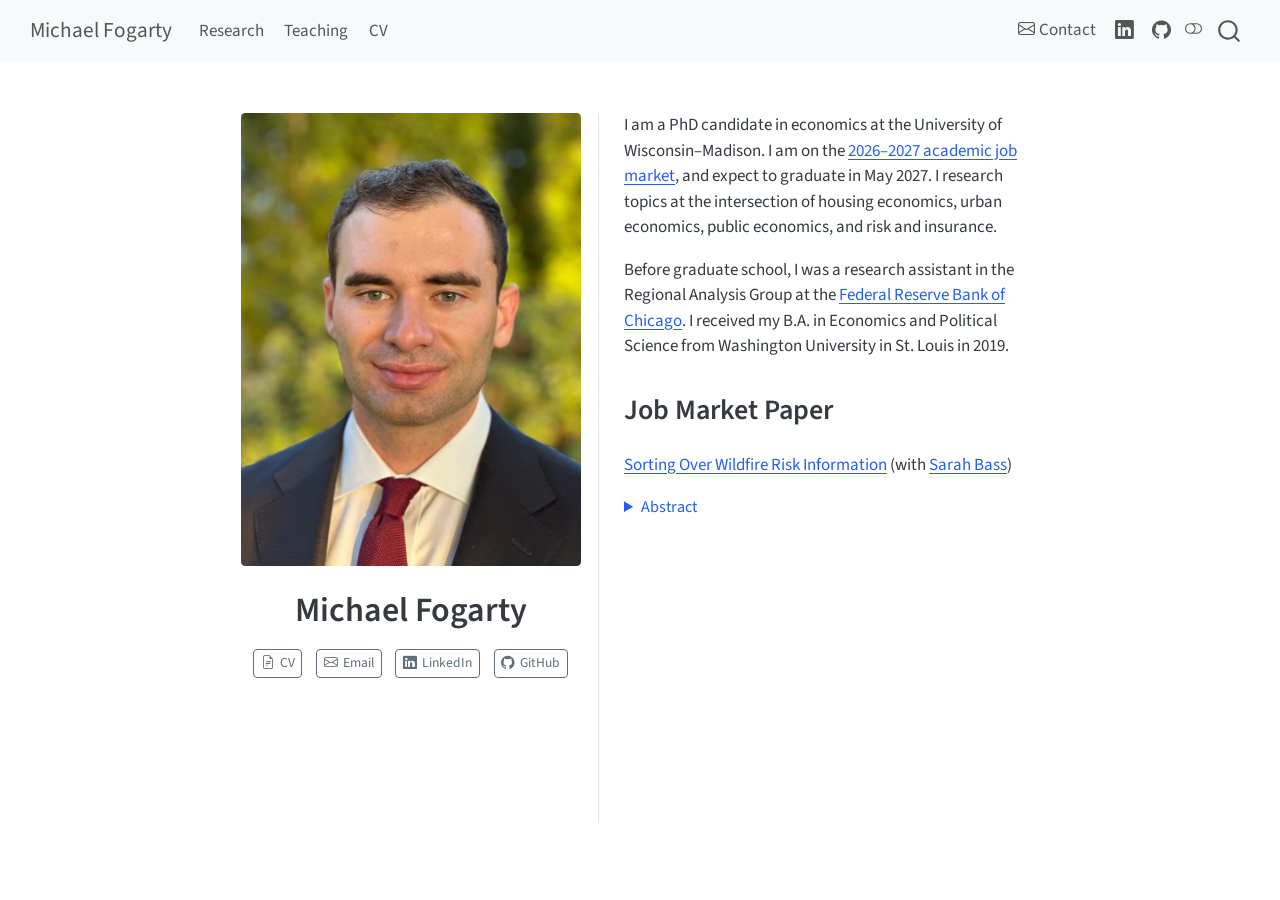
<file: docs/index.html>
<!DOCTYPE html>
<html xmlns="http://www.w3.org/1999/xhtml" lang="en" xml:lang="en"><head>

<meta charset="utf-8">
<meta name="generator" content="quarto-1.10.18">

<meta name="viewport" content="width=device-width, initial-scale=1.0, user-scalable=yes">


<title>Michael Fogarty</title>
<style>
/* Default styles provided by pandoc.
** See https://pandoc.org/MANUAL.html#variables-for-html for config info.
*/
span.smallcaps{font-variant: small-caps;}
div.columns{display: flex; gap: 1.5em;}
div.column{flex: auto;}
@media screen {
div.columns{gap: min(4vw, 1.5em);}
div.column{overflow-x: auto;}
}
div.hanging-indent{margin-left: 1.5em; text-indent: -1.5em;}
ul.task-list{list-style: none;}
ul.task-list li input[type="checkbox"] {
  width: 0.8em;
  margin: 0 0.8em 0.2em -1em; /* quarto-specific, see https://github.com/quarto-dev/quarto-cli/issues/4556 */ 
  vertical-align: middle;
}
</style>


<script src="site_libs/quarto-nav/quarto-nav.js"></script>
<script src="site_libs/quarto-nav/headroom.min.js"></script>
<script src="site_libs/clipboard/clipboard.min.js"></script>
<script src="site_libs/quarto-search/autocomplete.umd.js"></script>
<script src="site_libs/quarto-search/fuse.min.js"></script>
<script src="site_libs/quarto-search/quarto-search.js"></script>
<meta name="quarto:offset" content="./">
<script src="site_libs/quarto-html/quarto.js" type="module"></script>
<script src="site_libs/quarto-html/tabsets/tabsets.js" type="module"></script>
<script src="site_libs/quarto-html/popper.min.js"></script>
<script src="site_libs/quarto-html/tippy.umd.min.js"></script>
<link href="site_libs/quarto-html/tippy.css" rel="stylesheet">
<link href="site_libs/quarto-html/quarto-syntax-highlighting-64a204ab8560d761af7679ceaba22944.css" rel="stylesheet" class="quarto-color-scheme" id="quarto-text-highlighting-styles">
<link href="site_libs/quarto-html/quarto-syntax-highlighting-dark-b85bc7c33db8c58e0ec93c3465666fed.css" rel="stylesheet" class="quarto-color-scheme quarto-color-alternate" id="quarto-text-highlighting-styles">
<link href="site_libs/quarto-html/quarto-syntax-highlighting-64a204ab8560d761af7679ceaba22944.css" rel="stylesheet" class="quarto-color-scheme-extra" id="quarto-text-highlighting-styles">
<script src="site_libs/bootstrap/bootstrap.min.js"></script>
<link href="site_libs/bootstrap/bootstrap-icons.css" rel="stylesheet">
<link href="site_libs/bootstrap/bootstrap-445b8638c3d06994fee0907d791121c4.min.css" rel="stylesheet" append-hash="true" class="quarto-color-scheme" id="quarto-bootstrap" data-mode="light">
<link href="site_libs/bootstrap/bootstrap-dark-df07115ad9f15e2ef3479c789e6873c8.min.css" rel="stylesheet" append-hash="true" class="quarto-color-scheme quarto-color-alternate" id="quarto-bootstrap" data-mode="dark">
<link href="site_libs/bootstrap/bootstrap-445b8638c3d06994fee0907d791121c4.min.css" rel="stylesheet" append-hash="true" class="quarto-color-scheme-extra" id="quarto-bootstrap" data-mode="light">
<script id="quarto-search-options" type="application/json">{
  "location": "navbar",
  "copy-button": false,
  "collapse-after": 3,
  "panel-placement": "end",
  "type": "overlay",
  "limit": 50,
  "keyboard-shortcut": [
    "f",
    "/",
    "s"
  ],
  "show-item-context": false,
  "language": {
    "search-no-results-text": "No results",
    "search-matching-documents-text": "matching documents",
    "search-copy-link-title": "Copy link to search",
    "search-hide-matches-text": "Hide additional matches",
    "search-more-match-text": "more match in this document",
    "search-more-matches-text": "more matches in this document",
    "search-clear-button-title": "Clear",
    "search-text-placeholder": "",
    "search-detached-cancel-button-title": "Cancel",
    "search-submit-button-title": "Submit",
    "search-label": "Search"
  }
}</script>


<link rel="stylesheet" href="styles.css">
</head>

<body class="nav-fixed fullcontent quarto-light"><script id="quarto-html-before-body" type="application/javascript">
    const toggleBodyColorMode = (bsSheetEl) => {
      const mode = bsSheetEl.getAttribute("data-mode");
      const bodyEl = window.document.querySelector("body");
      if (mode === "dark") {
        bodyEl.classList.add("quarto-dark");
        bodyEl.classList.remove("quarto-light");
      } else {
        bodyEl.classList.add("quarto-light");
        bodyEl.classList.remove("quarto-dark");
      }
    }
    const toggleBodyColorPrimary = () => {
      const bsSheetEl = window.document.querySelector("link#quarto-bootstrap:not([rel=disabled-stylesheet])");
      if (bsSheetEl) {
        toggleBodyColorMode(bsSheetEl);
      }
    }
    const setColorSchemeToggle = (alternate) => {
      const toggles = window.document.querySelectorAll('.quarto-color-scheme-toggle');
      for (let i=0; i < toggles.length; i++) {
        const toggle = toggles[i];
        if (toggle) {
          if (alternate) {
            toggle.classList.add("alternate");
          } else {
            toggle.classList.remove("alternate");
          }
        }
      }
    };
    const toggleColorMode = (alternate) => {
      // Switch the stylesheets
      const primaryStylesheets = window.document.querySelectorAll('link.quarto-color-scheme:not(.quarto-color-alternate)');
      const alternateStylesheets = window.document.querySelectorAll('link.quarto-color-scheme.quarto-color-alternate');
      manageTransitions('#quarto-margin-sidebar .nav-link', false);
      if (alternate) {
        // note: dark is layered on light, we don't disable primary!
        enableStylesheet(alternateStylesheets);
        for (const sheetNode of alternateStylesheets) {
          if (sheetNode.id === "quarto-bootstrap") {
            toggleBodyColorMode(sheetNode);
          }
        }
      } else {
        disableStylesheet(alternateStylesheets);
        enableStylesheet(primaryStylesheets)
        toggleBodyColorPrimary();
      }
      manageTransitions('#quarto-margin-sidebar .nav-link', true);
      // Switch the toggles
      setColorSchemeToggle(alternate)
      // Hack to workaround the fact that safari doesn't
      // properly recolor the scrollbar when toggling (#1455)
      if (navigator.userAgent.indexOf('Safari') > 0 && navigator.userAgent.indexOf('Chrome') == -1) {
        manageTransitions("body", false);
        window.scrollTo(0, 1);
        setTimeout(() => {
          window.scrollTo(0, 0);
          manageTransitions("body", true);
        }, 40);
      }
    }
    const disableStylesheet = (stylesheets) => {
      for (let i=0; i < stylesheets.length; i++) {
        const stylesheet = stylesheets[i];
        stylesheet.rel = 'disabled-stylesheet';
      }
    }
    const enableStylesheet = (stylesheets) => {
      for (let i=0; i < stylesheets.length; i++) {
        const stylesheet = stylesheets[i];
        if(stylesheet.rel !== 'stylesheet') { // for Chrome, which will still FOUC without this check
          stylesheet.rel = 'stylesheet';
        }
      }
    }
    const manageTransitions = (selector, allowTransitions) => {
      const els = window.document.querySelectorAll(selector);
      for (let i=0; i < els.length; i++) {
        const el = els[i];
        if (allowTransitions) {
          el.classList.remove('notransition');
        } else {
          el.classList.add('notransition');
        }
      }
    }
    const isFileUrl = () => {
      return window.location.protocol === 'file:';
    }
    const hasAlternateSentinel = () => {
      let styleSentinel = getColorSchemeSentinel();
      if (styleSentinel !== null) {
        return styleSentinel === "alternate";
      } else {
        return false;
      }
    }
    const setStyleSentinel = (alternate) => {
      const value = alternate ? "alternate" : "default";
      if (!isFileUrl()) {
        window.localStorage.setItem("quarto-color-scheme", value);
      } else {
        localAlternateSentinel = value;
      }
    }
    const getColorSchemeSentinel = () => {
      if (!isFileUrl()) {
        const storageValue = window.localStorage.getItem("quarto-color-scheme");
        return storageValue != null ? storageValue : localAlternateSentinel;
      } else {
        return localAlternateSentinel;
      }
    }
    const toggleGiscusIfUsed = (isAlternate, darkModeDefault) => {
      const baseTheme = document.querySelector('#giscus-base-theme')?.value ?? 'light';
      const alternateTheme = document.querySelector('#giscus-alt-theme')?.value ?? 'dark';
      let newTheme = '';
      if(authorPrefersDark) {
        newTheme = isAlternate ? baseTheme : alternateTheme;
      } else {
        newTheme = isAlternate ? alternateTheme : baseTheme;
      }
      const changeGiscusTheme = () => {
        // From: https://github.com/giscus/giscus/issues/336
        const sendMessage = (message) => {
          const iframe = document.querySelector('iframe.giscus-frame');
          if (!iframe) return;
          iframe.contentWindow.postMessage({ giscus: message }, 'https://giscus.app');
        }
        sendMessage({
          setConfig: {
            theme: newTheme
          }
        });
      }
      const isGiscussLoaded = window.document.querySelector('iframe.giscus-frame') !== null;
      if (isGiscussLoaded) {
        changeGiscusTheme();
      }
    };
    const authorPrefersDark = false;
    const darkModeDefault = authorPrefersDark;
      document.querySelector('link#quarto-text-highlighting-styles.quarto-color-scheme-extra').rel = 'disabled-stylesheet';
      document.querySelector('link#quarto-bootstrap.quarto-color-scheme-extra').rel = 'disabled-stylesheet';
    let localAlternateSentinel = darkModeDefault ? 'alternate' : 'default';
    // Dark / light mode switch
    window.quartoToggleColorScheme = () => {
      // Read the current dark / light value
      let toAlternate = !hasAlternateSentinel();
      toggleColorMode(toAlternate);
      setStyleSentinel(toAlternate);
      toggleGiscusIfUsed(toAlternate, darkModeDefault);
      window.dispatchEvent(new Event('resize'));
    };
    // Switch to dark mode if need be
    if (hasAlternateSentinel()) {
      toggleColorMode(true);
    } else {
      toggleColorMode(false);
    }
  </script>

<div id="quarto-search-results"></div>
  <header id="quarto-header" class="headroom fixed-top">
    <nav class="navbar navbar-expand-lg " data-bs-theme="dark">
      <div class="navbar-container container-fluid">
      <div class="navbar-brand-container mx-auto">
    <a class="navbar-brand" href="./index.html">
    <span class="navbar-title">Michael Fogarty</span>
    </a>
  </div>
            <div id="quarto-search" class="" title="Search"></div>
          <button class="navbar-toggler" type="button" data-bs-toggle="collapse" data-bs-target="#navbarCollapse" aria-controls="navbarCollapse" role="menu" aria-expanded="false" aria-label="Toggle navigation" onclick="if (window.quartoToggleHeadroom) { window.quartoToggleHeadroom(); }">
  <span class="navbar-toggler-icon"></span>
</button>
          <div class="collapse navbar-collapse" id="navbarCollapse">
            <ul class="navbar-nav navbar-nav-scroll me-auto">
  <li class="nav-item">
    <a class="nav-link" href="./research.html"> 
<span class="menu-text">Research</span></a>
  </li>  
  <li class="nav-item">
    <a class="nav-link" href="./teaching.html"> 
<span class="menu-text">Teaching</span></a>
  </li>  
  <li class="nav-item">
    <a class="nav-link" href="./files/Fogarty_CV.pdf"> 
<span class="menu-text">CV</span></a>
  </li>  
</ul>
            <ul class="navbar-nav navbar-nav-scroll ms-auto">
  <li class="nav-item">
    <a class="nav-link" href="./contact.html"> <i class="bi bi-envelope" role="img" aria-label="Contact">
</i> 
<span class="menu-text">Contact</span></a>
  </li>  
  <li class="nav-item compact">
    <a class="nav-link" href="https://www.linkedin.com/in/michael-fogarty/"> <i class="bi bi-linkedin" role="img" aria-label="LinkedIn">
</i> 
<span class="menu-text"></span></a>
  </li>  
  <li class="nav-item compact">
    <a class="nav-link" href="https://github.com/michaelfogarty"> <i class="bi bi-github" role="img" aria-label="GitHub">
</i> 
<span class="menu-text"></span></a>
  </li>  
</ul>
          </div> <!-- /navcollapse -->
            <div class="quarto-navbar-tools">
  <a href="" class="quarto-color-scheme-toggle quarto-navigation-tool  px-1" onclick="window.quartoToggleColorScheme(); return false;" title="Toggle dark mode"><i class="bi"></i></a>
</div>
      </div> <!-- /container-fluid -->
    </nav>
</header>
<!-- content -->
<div id="quarto-content" class="quarto-container page-columns page-rows-contents page-layout-article page-navbar">
<!-- sidebar -->
<!-- margin-sidebar -->
    
<!-- main -->
<div class="quarto-about-trestles">
  <div class="about-entity">
    <img src="images/headshot.jpg" class="about-image
  rounded " style="width: 20em;">
<header id="title-block-header" class="quarto-title-block default">
<div class="quarto-title">
<h1 class="title">Michael Fogarty</h1>
</div>
<div class="quarto-title-meta">
  </div>
</header>
    <div class="about-links">
  <a href="/files/Fogarty_CV.pdf" class="about-link" rel="" target="">
    <i class="bi bi-file-earmark-text"></i>
     <span class="about-link-text">CV</span>
  </a>
  <a href="mailto:michael.fogarty@wisc.edu" class="about-link" rel="" target="">
    <i class="bi bi-envelope"></i>
     <span class="about-link-text">Email</span>
  </a>
  <a href="https://www.linkedin.com/in/michael-fogarty/" class="about-link" rel="" target="">
    <i class="bi bi-linkedin"></i>
     <span class="about-link-text">LinkedIn</span>
  </a>
  <a href="https://github.com/michaelfogarty" class="about-link" rel="" target="">
    <i class="bi bi-github"></i>
     <span class="about-link-text">GitHub</span>
  </a>
</div>
  </div>
  <div class="about-contents"><main class="content" id="quarto-document-content">

<p>I am a PhD candidate in economics at the University of Wisconsin–Madison. I am on the <a href="https://econ.wisc.edu/doctoral/job-market-candidates/">2026–2027 academic job market</a>, and expect to graduate in May 2027. I research topics at the intersection of housing economics, urban economics, public economics, and risk and insurance.</p>
<p>Before graduate school, I was a research assistant in the Regional Analysis Group at the <a href="https://www.chicagofed.org/people/f/fogarty-michael/">Federal Reserve Bank of Chicago</a>. I received my B.A. in Economics and Political Science from Washington University in St.&nbsp;Louis in 2019.</p>
<section id="job-market-paper" class="level2">
<h2 data-anchor-id="job-market-paper">Job Market Paper</h2>
<p><strong><a href="files/Fogarty_JMP.pdf">Sorting Over Wildfire Risk Information</a></strong> (with <a href="https://www.sarahjbass.com/">Sarah Bass</a>)</p>
<details>
<summary>
Abstract
</summary>
<p>We study how information about climate risk changes household beliefs, housing demand, and residential sorting in equilibrium. We use the introduction of a wildfire risk disclosure policy in California as a shock to beliefs about wildfire risk that leaves the underlying physical hazard unchanged, allowing us to identify how changes in beliefs affect location choices and housing prices. We embed a Bayesian model of belief updating in a structural model of neighborhood choice in which households have heterogeneous preferences over housing prices and wildfire risk. Our estimates indicate that before the policy, households held diffuse beliefs about neighborhood wildfire risk, and disclosure widened the gap in believed annual burn probability between disclosed and non-disclosed neighborhoods by 0.47 percentage points. Counterfactual simulations that remove the policy show that this change in beliefs re-sorts households by their sensitivity to wildfire risk: mortgage-financed buyers of primary homes, the most risk-sensitive group, shift away from disclosed neighborhoods, while buyers of non-primary homes, especially cash buyers, move in, and prices in disclosed neighborhoods fall relative to non-disclosed neighborhoods. Relative to the no-disclosure counterfactual, the gap in average annual fire exposure between the neighborhoods chosen by cash buyers of non-primary homes and mortgage-financed buyers of primary homes, from the year of purchase through 2023, increases by 29%. Alternative counterfactual exercises show that a finer-grained risk score could achieve a similar or larger reallocation of risk with substantially less household re-sorting. Our findings show that information can reshape beliefs about wildfire risk, housing market outcomes, and the incidence of wildfire exposure, even when the underlying physical hazard is unchanged.</p>
</details>


</section>
</main></div>
</div>
 <!-- /main -->
<script id="quarto-html-after-body" type="application/javascript">
  window.document.addEventListener("DOMContentLoaded", function (event) {
    // Ensure there is a toggle, if there isn't float one in the top right
    if (window.document.querySelector('.quarto-color-scheme-toggle') === null) {
      const a = window.document.createElement('a');
      a.classList.add('top-right');
      a.classList.add('quarto-color-scheme-toggle');
      a.href = "";
      a.onclick = function() { try { window.quartoToggleColorScheme(); } catch {} return false; };
      const i = window.document.createElement("i");
      i.classList.add('bi');
      a.appendChild(i);
      window.document.body.appendChild(a);
    }
    setColorSchemeToggle(hasAlternateSentinel())
    const isCodeAnnotation = (el) => {
      for (const clz of el.classList) {
        if (clz.startsWith('code-annotation-')) {                     
          return true;
        }
      }
      return false;
    }
    const onCopySuccess = function(e) {
      // button target
      const button = e.trigger;
      // don't keep focus
      button.blur();
      // flash "checked"
      button.classList.add('code-copy-button-checked');
      var currentTitle = button.getAttribute("title");
      button.setAttribute("title", "Copied!");
      let tooltip;
      if (window.bootstrap) {
        button.setAttribute("data-bs-toggle", "tooltip");
        button.setAttribute("data-bs-placement", "left");
        button.setAttribute("data-bs-title", "Copied!");
        tooltip = new bootstrap.Tooltip(button, 
          { trigger: "manual", 
            customClass: "code-copy-button-tooltip",
            offset: [0, -8]});
        tooltip.show();    
      }
      setTimeout(function() {
        if (tooltip) {
          tooltip.hide();
          button.removeAttribute("data-bs-title");
          button.removeAttribute("data-bs-toggle");
          button.removeAttribute("data-bs-placement");
        }
        button.setAttribute("title", currentTitle);
        button.classList.remove('code-copy-button-checked');
      }, 1000);
      // clear code selection
      e.clearSelection();
    }
    const getTextToCopy = function(trigger) {
      const outerScaffold = trigger.parentElement.cloneNode(true);
      const codeEl = outerScaffold.querySelector('code');
      for (const childEl of codeEl.children) {
        if (isCodeAnnotation(childEl)) {
          childEl.remove();
        }
      }
      return codeEl.innerText;
    }
    const clipboard = new window.ClipboardJS('.code-copy-button:not([data-in-quarto-modal])', {
      text: getTextToCopy
    });
    clipboard.on('success', onCopySuccess);
    if (window.document.getElementById('quarto-embedded-source-code-modal')) {
      const clipboardModal = new window.ClipboardJS('.code-copy-button[data-in-quarto-modal]', {
        text: getTextToCopy,
        container: window.document.getElementById('quarto-embedded-source-code-modal')
      });
      clipboardModal.on('success', onCopySuccess);
    }
      var localhostRegex = new RegExp(/^(?:http|https):\/\/localhost\:?[0-9]*\//);
      var mailtoRegex = new RegExp(/^mailto:/);
        var filterRegex = new RegExp("https:\/\/michaelfogarty\.github\.io");
      var isInternal = (href) => {
          return filterRegex.test(href) || localhostRegex.test(href) || mailtoRegex.test(href);
      }
      // Inspect non-navigation links and adorn them if external
     var links = window.document.querySelectorAll('a[href]:not(.nav-link):not(.navbar-brand):not(.toc-action):not(.sidebar-link):not(.sidebar-item-toggle):not(.pagination-link):not(.no-external):not([aria-hidden]):not(.dropdown-item):not(.quarto-navigation-tool):not(.about-link)');
      for (var i=0; i<links.length; i++) {
        const link = links[i];
        if (!isInternal(link.href)) {
          // undo the damage that might have been done by quarto-nav.js in the case of
          // links that we want to consider external
          if (link.dataset.originalHref !== undefined) {
            link.href = link.dataset.originalHref;
          }
        }
      }
    function tippyHover(el, contentFn, onTriggerFn, onUntriggerFn) {
      const config = {
        allowHTML: true,
        maxWidth: 500,
        delay: 100,
        arrow: false,
        appendTo: function(el) {
            return el.parentElement;
        },
        interactive: true,
        interactiveBorder: 10,
        theme: 'quarto',
        placement: 'bottom-start',
      };
      if (contentFn) {
        config.content = contentFn;
      }
      if (onTriggerFn) {
        config.onTrigger = onTriggerFn;
      }
      if (onUntriggerFn) {
        config.onUntrigger = onUntriggerFn;
      }
      window.tippy(el, config); 
    }
    const noterefs = window.document.querySelectorAll('a[role="doc-noteref"]');
    for (var i=0; i<noterefs.length; i++) {
      const ref = noterefs[i];
      tippyHover(ref, function() {
        // use id or data attribute instead here
        let href = ref.getAttribute('data-footnote-href') || ref.getAttribute('href');
        try { href = new URL(href).hash; } catch {}
        const id = href.replace(/^#\/?/, "");
        const note = window.document.getElementById(id);
        if (note) {
          return note.innerHTML;
        } else {
          return "";
        }
      });
    }
    const xrefs = window.document.querySelectorAll('a.quarto-xref');
    const processXRef = (id, note) => {
      // Strip column container classes
      const stripColumnClz = (el) => {
        el.classList.remove("page-full", "page-columns");
        if (el.children) {
          for (const child of el.children) {
            stripColumnClz(child);
          }
        }
      }
      stripColumnClz(note)
      if (id === null || id.startsWith('sec-')) {
        // Special case sections, only their first couple elements
        const container = document.createElement("div");
        if (note.children && note.children.length > 2) {
          container.appendChild(note.children[0].cloneNode(true));
          for (let i = 1; i < note.children.length; i++) {
            const child = note.children[i];
            if (child.tagName === "P" && child.innerText === "") {
              continue;
            } else {
              container.appendChild(child.cloneNode(true));
              break;
            }
          }
          if (window.Quarto?.typesetMath) {
            window.Quarto.typesetMath(container);
          }
          return container.innerHTML
        } else {
          if (window.Quarto?.typesetMath) {
            window.Quarto.typesetMath(note);
          }
          return note.innerHTML;
        }
      } else {
        // Remove any anchor links if they are present
        const anchorLink = note.querySelector('a.anchorjs-link');
        if (anchorLink) {
          anchorLink.remove();
        }
        if (window.Quarto?.typesetMath) {
          window.Quarto.typesetMath(note);
        }
        if (note.classList.contains("callout")) {
          return note.outerHTML;
        } else {
          return note.innerHTML;
        }
      }
    }
    for (var i=0; i<xrefs.length; i++) {
      const xref = xrefs[i];
      tippyHover(xref, undefined, function(instance) {
        instance.disable();
        let url = xref.getAttribute('href');
        let hash = undefined; 
        if (url.startsWith('#')) {
          hash = url;
        } else {
          try { hash = new URL(url).hash; } catch {}
        }
        if (hash) {
          const id = hash.replace(/^#\/?/, "");
          const note = window.document.getElementById(id);
          if (note !== null) {
            try {
              const html = processXRef(id, note.cloneNode(true));
              instance.setContent(html);
            } finally {
              instance.enable();
              instance.show();
            }
          } else {
            // See if we can fetch this
            fetch(url.split('#')[0])
            .then(res => res.text())
            .then(html => {
              const parser = new DOMParser();
              const htmlDoc = parser.parseFromString(html, "text/html");
              const note = htmlDoc.getElementById(id);
              if (note !== null) {
                const html = processXRef(id, note);
                instance.setContent(html);
              } 
            }).finally(() => {
              instance.enable();
              instance.show();
            });
          }
        } else {
          // See if we can fetch a full url (with no hash to target)
          // This is a special case and we should probably do some content thinning / targeting
          fetch(url)
          .then(res => res.text())
          .then(html => {
            const parser = new DOMParser();
            const htmlDoc = parser.parseFromString(html, "text/html");
            const note = htmlDoc.querySelector('main.content');
            if (note !== null) {
              // This should only happen for chapter cross references
              // (since there is no id in the URL)
              // remove the first header
              if (note.children.length > 0 && note.children[0].tagName === "HEADER") {
                note.children[0].remove();
              }
              const html = processXRef(null, note);
              instance.setContent(html);
            } 
          }).finally(() => {
            instance.enable();
            instance.show();
          });
        }
      }, function(instance) {
      });
    }
        let selectedAnnoteEl;
        const selectorForAnnotation = ( cell, annotation) => {
          let cellAttr = 'data-code-cell="' + cell + '"';
          let lineAttr = 'data-code-annotation="' +  annotation + '"';
          const selector = 'span[' + cellAttr + '][' + lineAttr + ']';
          return selector;
        }
        const selectCodeLines = (annoteEl) => {
          const doc = window.document;
          const targetCell = annoteEl.getAttribute("data-target-cell");
          const targetAnnotation = annoteEl.getAttribute("data-target-annotation");
          const annoteSpan = window.document.querySelector(selectorForAnnotation(targetCell, targetAnnotation));
          const lines = annoteSpan.getAttribute("data-code-lines").split(",");
          const lineIds = lines.map((line) => {
            return targetCell + "-" + line;
          })
          let top = null;
          let height = null;
          let parent = null;
          if (lineIds.length > 0) {
              //compute the position of the single el (top and bottom and make a div)
              const el = window.document.getElementById(lineIds[0]);
              top = el.offsetTop;
              height = el.offsetHeight;
              parent = el.parentElement.parentElement;
            if (lineIds.length > 1) {
              const lastEl = window.document.getElementById(lineIds[lineIds.length - 1]);
              const bottom = lastEl.offsetTop + lastEl.offsetHeight;
              height = bottom - top;
            }
            if (top !== null && height !== null && parent !== null) {
              // cook up a div (if necessary) and position it 
              let div = window.document.getElementById("code-annotation-line-highlight");
              if (div === null) {
                div = window.document.createElement("div");
                div.setAttribute("id", "code-annotation-line-highlight");
                div.style.position = 'absolute';
                parent.appendChild(div);
              }
              div.style.top = top - 2 + "px";
              div.style.height = height + 4 + "px";
              div.style.left = 0;
              let gutterDiv = window.document.getElementById("code-annotation-line-highlight-gutter");
              if (gutterDiv === null) {
                gutterDiv = window.document.createElement("div");
                gutterDiv.setAttribute("id", "code-annotation-line-highlight-gutter");
                gutterDiv.style.position = 'absolute';
                const codeCell = window.document.getElementById(targetCell);
                const gutter = codeCell.querySelector('.code-annotation-gutter');
                gutter.appendChild(gutterDiv);
              }
              gutterDiv.style.top = top - 2 + "px";
              gutterDiv.style.height = height + 4 + "px";
            }
            selectedAnnoteEl = annoteEl;
          }
        };
        const unselectCodeLines = () => {
          const elementsIds = ["code-annotation-line-highlight", "code-annotation-line-highlight-gutter"];
          elementsIds.forEach((elId) => {
            const div = window.document.getElementById(elId);
            if (div) {
              div.remove();
            }
          });
          selectedAnnoteEl = undefined;
        };
          // Handle positioning of the toggle
      window.addEventListener(
        "resize",
        throttle(() => {
          elRect = undefined;
          if (selectedAnnoteEl) {
            selectCodeLines(selectedAnnoteEl);
          }
        }, 10)
      );
      function throttle(fn, ms) {
      let throttle = false;
      let timer;
        return (...args) => {
          if(!throttle) { // first call gets through
              fn.apply(this, args);
              throttle = true;
          } else { // all the others get throttled
              if(timer) clearTimeout(timer); // cancel #2
              timer = setTimeout(() => {
                fn.apply(this, args);
                timer = throttle = false;
              }, ms);
          }
        };
      }
        // Attach click handler to the DT
        const annoteDls = window.document.querySelectorAll('dt[data-target-cell]');
        for (const annoteDlNode of annoteDls) {
          annoteDlNode.addEventListener('click', (event) => {
            const clickedEl = event.target;
            if (clickedEl !== selectedAnnoteEl) {
              unselectCodeLines();
              const activeEl = window.document.querySelector('dt[data-target-cell].code-annotation-active');
              if (activeEl) {
                activeEl.classList.remove('code-annotation-active');
              }
              selectCodeLines(clickedEl);
              clickedEl.classList.add('code-annotation-active');
            } else {
              // Unselect the line
              unselectCodeLines();
              clickedEl.classList.remove('code-annotation-active');
            }
          });
        }
    const findCites = (el) => {
      const parentEl = el.parentElement;
      if (parentEl) {
        const cites = parentEl.dataset.cites;
        if (cites) {
          return {
            el,
            cites: cites.split(' ')
          };
        } else {
          return findCites(el.parentElement)
        }
      } else {
        return undefined;
      }
    };
    var bibliorefs = window.document.querySelectorAll('a[role="doc-biblioref"]');
    for (var i=0; i<bibliorefs.length; i++) {
      const ref = bibliorefs[i];
      const citeInfo = findCites(ref);
      if (citeInfo) {
        tippyHover(citeInfo.el, function() {
          var popup = window.document.createElement('div');
          citeInfo.cites.forEach(function(cite) {
            var citeDiv = window.document.createElement('div');
            citeDiv.classList.add('hanging-indent');
            citeDiv.classList.add('csl-entry');
            var biblioDiv = window.document.getElementById('ref-' + cite);
            if (biblioDiv) {
              citeDiv.innerHTML = biblioDiv.innerHTML;
            }
            popup.appendChild(citeDiv);
          });
          return popup.innerHTML;
        });
      }
    }
  });
  </script>
</div> <!-- /content -->




</body></html>
</file>
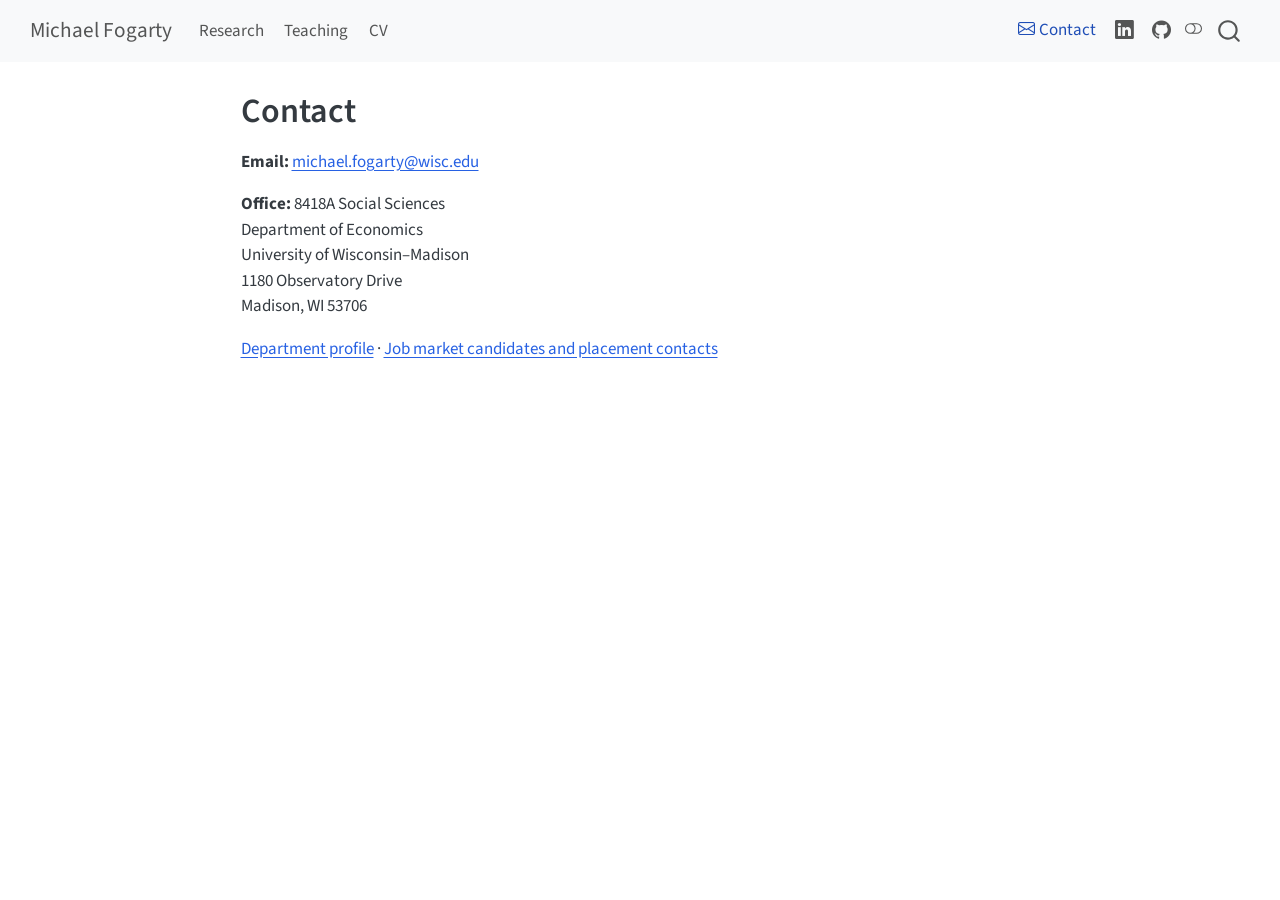
<file: docs/contact.html>
<!DOCTYPE html>
<html xmlns="http://www.w3.org/1999/xhtml" lang="en" xml:lang="en"><head>

<meta charset="utf-8">
<meta name="generator" content="quarto-1.10.18">

<meta name="viewport" content="width=device-width, initial-scale=1.0, user-scalable=yes">


<title>Contact – Michael Fogarty</title>
<style>
/* Default styles provided by pandoc.
** See https://pandoc.org/MANUAL.html#variables-for-html for config info.
*/
span.smallcaps{font-variant: small-caps;}
div.columns{display: flex; gap: 1.5em;}
div.column{flex: auto;}
@media screen {
div.columns{gap: min(4vw, 1.5em);}
div.column{overflow-x: auto;}
}
div.hanging-indent{margin-left: 1.5em; text-indent: -1.5em;}
ul.task-list{list-style: none;}
ul.task-list li input[type="checkbox"] {
  width: 0.8em;
  margin: 0 0.8em 0.2em -1em; /* quarto-specific, see https://github.com/quarto-dev/quarto-cli/issues/4556 */ 
  vertical-align: middle;
}
</style>


<script src="site_libs/quarto-nav/quarto-nav.js"></script>
<script src="site_libs/quarto-nav/headroom.min.js"></script>
<script src="site_libs/clipboard/clipboard.min.js"></script>
<script src="site_libs/quarto-search/autocomplete.umd.js"></script>
<script src="site_libs/quarto-search/fuse.min.js"></script>
<script src="site_libs/quarto-search/quarto-search.js"></script>
<meta name="quarto:offset" content="./">
<script src="site_libs/quarto-html/quarto.js" type="module"></script>
<script src="site_libs/quarto-html/tabsets/tabsets.js" type="module"></script>
<script src="site_libs/quarto-html/popper.min.js"></script>
<script src="site_libs/quarto-html/tippy.umd.min.js"></script>
<script src="site_libs/quarto-html/anchor.min.js"></script>
<link href="site_libs/quarto-html/tippy.css" rel="stylesheet">
<link href="site_libs/quarto-html/quarto-syntax-highlighting-64a204ab8560d761af7679ceaba22944.css" rel="stylesheet" class="quarto-color-scheme" id="quarto-text-highlighting-styles">
<link href="site_libs/quarto-html/quarto-syntax-highlighting-dark-b85bc7c33db8c58e0ec93c3465666fed.css" rel="stylesheet" class="quarto-color-scheme quarto-color-alternate" id="quarto-text-highlighting-styles">
<link href="site_libs/quarto-html/quarto-syntax-highlighting-64a204ab8560d761af7679ceaba22944.css" rel="stylesheet" class="quarto-color-scheme-extra" id="quarto-text-highlighting-styles">
<script src="site_libs/bootstrap/bootstrap.min.js"></script>
<link href="site_libs/bootstrap/bootstrap-icons.css" rel="stylesheet">
<link href="site_libs/bootstrap/bootstrap-445b8638c3d06994fee0907d791121c4.min.css" rel="stylesheet" append-hash="true" class="quarto-color-scheme" id="quarto-bootstrap" data-mode="light">
<link href="site_libs/bootstrap/bootstrap-dark-df07115ad9f15e2ef3479c789e6873c8.min.css" rel="stylesheet" append-hash="true" class="quarto-color-scheme quarto-color-alternate" id="quarto-bootstrap" data-mode="dark">
<link href="site_libs/bootstrap/bootstrap-445b8638c3d06994fee0907d791121c4.min.css" rel="stylesheet" append-hash="true" class="quarto-color-scheme-extra" id="quarto-bootstrap" data-mode="light">
<script id="quarto-search-options" type="application/json">{
  "location": "navbar",
  "copy-button": false,
  "collapse-after": 3,
  "panel-placement": "end",
  "type": "overlay",
  "limit": 50,
  "keyboard-shortcut": [
    "f",
    "/",
    "s"
  ],
  "show-item-context": false,
  "language": {
    "search-no-results-text": "No results",
    "search-matching-documents-text": "matching documents",
    "search-copy-link-title": "Copy link to search",
    "search-hide-matches-text": "Hide additional matches",
    "search-more-match-text": "more match in this document",
    "search-more-matches-text": "more matches in this document",
    "search-clear-button-title": "Clear",
    "search-text-placeholder": "",
    "search-detached-cancel-button-title": "Cancel",
    "search-submit-button-title": "Submit",
    "search-label": "Search"
  }
}</script>


<link rel="stylesheet" href="styles.css">
</head>

<body class="nav-fixed fullcontent quarto-light"><script id="quarto-html-before-body" type="application/javascript">
    const toggleBodyColorMode = (bsSheetEl) => {
      const mode = bsSheetEl.getAttribute("data-mode");
      const bodyEl = window.document.querySelector("body");
      if (mode === "dark") {
        bodyEl.classList.add("quarto-dark");
        bodyEl.classList.remove("quarto-light");
      } else {
        bodyEl.classList.add("quarto-light");
        bodyEl.classList.remove("quarto-dark");
      }
    }
    const toggleBodyColorPrimary = () => {
      const bsSheetEl = window.document.querySelector("link#quarto-bootstrap:not([rel=disabled-stylesheet])");
      if (bsSheetEl) {
        toggleBodyColorMode(bsSheetEl);
      }
    }
    const setColorSchemeToggle = (alternate) => {
      const toggles = window.document.querySelectorAll('.quarto-color-scheme-toggle');
      for (let i=0; i < toggles.length; i++) {
        const toggle = toggles[i];
        if (toggle) {
          if (alternate) {
            toggle.classList.add("alternate");
          } else {
            toggle.classList.remove("alternate");
          }
        }
      }
    };
    const toggleColorMode = (alternate) => {
      // Switch the stylesheets
      const primaryStylesheets = window.document.querySelectorAll('link.quarto-color-scheme:not(.quarto-color-alternate)');
      const alternateStylesheets = window.document.querySelectorAll('link.quarto-color-scheme.quarto-color-alternate');
      manageTransitions('#quarto-margin-sidebar .nav-link', false);
      if (alternate) {
        // note: dark is layered on light, we don't disable primary!
        enableStylesheet(alternateStylesheets);
        for (const sheetNode of alternateStylesheets) {
          if (sheetNode.id === "quarto-bootstrap") {
            toggleBodyColorMode(sheetNode);
          }
        }
      } else {
        disableStylesheet(alternateStylesheets);
        enableStylesheet(primaryStylesheets)
        toggleBodyColorPrimary();
      }
      manageTransitions('#quarto-margin-sidebar .nav-link', true);
      // Switch the toggles
      setColorSchemeToggle(alternate)
      // Hack to workaround the fact that safari doesn't
      // properly recolor the scrollbar when toggling (#1455)
      if (navigator.userAgent.indexOf('Safari') > 0 && navigator.userAgent.indexOf('Chrome') == -1) {
        manageTransitions("body", false);
        window.scrollTo(0, 1);
        setTimeout(() => {
          window.scrollTo(0, 0);
          manageTransitions("body", true);
        }, 40);
      }
    }
    const disableStylesheet = (stylesheets) => {
      for (let i=0; i < stylesheets.length; i++) {
        const stylesheet = stylesheets[i];
        stylesheet.rel = 'disabled-stylesheet';
      }
    }
    const enableStylesheet = (stylesheets) => {
      for (let i=0; i < stylesheets.length; i++) {
        const stylesheet = stylesheets[i];
        if(stylesheet.rel !== 'stylesheet') { // for Chrome, which will still FOUC without this check
          stylesheet.rel = 'stylesheet';
        }
      }
    }
    const manageTransitions = (selector, allowTransitions) => {
      const els = window.document.querySelectorAll(selector);
      for (let i=0; i < els.length; i++) {
        const el = els[i];
        if (allowTransitions) {
          el.classList.remove('notransition');
        } else {
          el.classList.add('notransition');
        }
      }
    }
    const isFileUrl = () => {
      return window.location.protocol === 'file:';
    }
    const hasAlternateSentinel = () => {
      let styleSentinel = getColorSchemeSentinel();
      if (styleSentinel !== null) {
        return styleSentinel === "alternate";
      } else {
        return false;
      }
    }
    const setStyleSentinel = (alternate) => {
      const value = alternate ? "alternate" : "default";
      if (!isFileUrl()) {
        window.localStorage.setItem("quarto-color-scheme", value);
      } else {
        localAlternateSentinel = value;
      }
    }
    const getColorSchemeSentinel = () => {
      if (!isFileUrl()) {
        const storageValue = window.localStorage.getItem("quarto-color-scheme");
        return storageValue != null ? storageValue : localAlternateSentinel;
      } else {
        return localAlternateSentinel;
      }
    }
    const toggleGiscusIfUsed = (isAlternate, darkModeDefault) => {
      const baseTheme = document.querySelector('#giscus-base-theme')?.value ?? 'light';
      const alternateTheme = document.querySelector('#giscus-alt-theme')?.value ?? 'dark';
      let newTheme = '';
      if(authorPrefersDark) {
        newTheme = isAlternate ? baseTheme : alternateTheme;
      } else {
        newTheme = isAlternate ? alternateTheme : baseTheme;
      }
      const changeGiscusTheme = () => {
        // From: https://github.com/giscus/giscus/issues/336
        const sendMessage = (message) => {
          const iframe = document.querySelector('iframe.giscus-frame');
          if (!iframe) return;
          iframe.contentWindow.postMessage({ giscus: message }, 'https://giscus.app');
        }
        sendMessage({
          setConfig: {
            theme: newTheme
          }
        });
      }
      const isGiscussLoaded = window.document.querySelector('iframe.giscus-frame') !== null;
      if (isGiscussLoaded) {
        changeGiscusTheme();
      }
    };
    const authorPrefersDark = false;
    const darkModeDefault = authorPrefersDark;
      document.querySelector('link#quarto-text-highlighting-styles.quarto-color-scheme-extra').rel = 'disabled-stylesheet';
      document.querySelector('link#quarto-bootstrap.quarto-color-scheme-extra').rel = 'disabled-stylesheet';
    let localAlternateSentinel = darkModeDefault ? 'alternate' : 'default';
    // Dark / light mode switch
    window.quartoToggleColorScheme = () => {
      // Read the current dark / light value
      let toAlternate = !hasAlternateSentinel();
      toggleColorMode(toAlternate);
      setStyleSentinel(toAlternate);
      toggleGiscusIfUsed(toAlternate, darkModeDefault);
      window.dispatchEvent(new Event('resize'));
    };
    // Switch to dark mode if need be
    if (hasAlternateSentinel()) {
      toggleColorMode(true);
    } else {
      toggleColorMode(false);
    }
  </script>

<div id="quarto-search-results"></div>
  <header id="quarto-header" class="headroom fixed-top">
    <nav class="navbar navbar-expand-lg " data-bs-theme="dark">
      <div class="navbar-container container-fluid">
      <div class="navbar-brand-container mx-auto">
    <a class="navbar-brand" href="./index.html">
    <span class="navbar-title">Michael Fogarty</span>
    </a>
  </div>
            <div id="quarto-search" class="" title="Search"></div>
          <button class="navbar-toggler" type="button" data-bs-toggle="collapse" data-bs-target="#navbarCollapse" aria-controls="navbarCollapse" role="menu" aria-expanded="false" aria-label="Toggle navigation" onclick="if (window.quartoToggleHeadroom) { window.quartoToggleHeadroom(); }">
  <span class="navbar-toggler-icon"></span>
</button>
          <div class="collapse navbar-collapse" id="navbarCollapse">
            <ul class="navbar-nav navbar-nav-scroll me-auto">
  <li class="nav-item">
    <a class="nav-link" href="./research.html"> 
<span class="menu-text">Research</span></a>
  </li>  
  <li class="nav-item">
    <a class="nav-link" href="./teaching.html"> 
<span class="menu-text">Teaching</span></a>
  </li>  
  <li class="nav-item">
    <a class="nav-link" href="./files/Fogarty_CV.pdf"> 
<span class="menu-text">CV</span></a>
  </li>  
</ul>
            <ul class="navbar-nav navbar-nav-scroll ms-auto">
  <li class="nav-item">
    <a class="nav-link active" href="./contact.html" aria-current="page"> <i class="bi bi-envelope" role="img" aria-label="Contact">
</i> 
<span class="menu-text">Contact</span></a>
  </li>  
  <li class="nav-item compact">
    <a class="nav-link" href="https://www.linkedin.com/in/michael-fogarty/"> <i class="bi bi-linkedin" role="img" aria-label="LinkedIn">
</i> 
<span class="menu-text"></span></a>
  </li>  
  <li class="nav-item compact">
    <a class="nav-link" href="https://github.com/michaelfogarty"> <i class="bi bi-github" role="img" aria-label="GitHub">
</i> 
<span class="menu-text"></span></a>
  </li>  
</ul>
          </div> <!-- /navcollapse -->
            <div class="quarto-navbar-tools">
  <a href="" class="quarto-color-scheme-toggle quarto-navigation-tool  px-1" onclick="window.quartoToggleColorScheme(); return false;" title="Toggle dark mode"><i class="bi"></i></a>
</div>
      </div> <!-- /container-fluid -->
    </nav>
</header>
<!-- content -->
<div id="quarto-content" class="quarto-container page-columns page-rows-contents page-layout-article page-navbar">
<!-- sidebar -->
<!-- margin-sidebar -->
    
<!-- main -->
<main class="content" id="quarto-document-content">


<header id="title-block-header" class="quarto-title-block default">
<div class="quarto-title">
<h1 class="title">Contact</h1>
</div>



<div class="quarto-title-meta">

    
  
    
  </div>
  


</header>


<p><strong>Email:</strong> <a href="mailto:michael.fogarty@wisc.edu">michael.fogarty@wisc.edu</a></p>
<p><strong>Office:</strong> 8418A Social Sciences<br>
Department of Economics<br>
University of Wisconsin–Madison<br>
1180 Observatory Drive<br>
Madison, WI 53706</p>
<p><a href="https://econ.wisc.edu/staff/fogarty-michael/">Department profile</a> · <a href="https://econ.wisc.edu/doctoral/job-market-candidates/">Job market candidates and placement contacts</a></p>



</main> <!-- /main -->
<script id="quarto-html-after-body" type="application/javascript">
  window.document.addEventListener("DOMContentLoaded", function (event) {
    // Ensure there is a toggle, if there isn't float one in the top right
    if (window.document.querySelector('.quarto-color-scheme-toggle') === null) {
      const a = window.document.createElement('a');
      a.classList.add('top-right');
      a.classList.add('quarto-color-scheme-toggle');
      a.href = "";
      a.onclick = function() { try { window.quartoToggleColorScheme(); } catch {} return false; };
      const i = window.document.createElement("i");
      i.classList.add('bi');
      a.appendChild(i);
      window.document.body.appendChild(a);
    }
    setColorSchemeToggle(hasAlternateSentinel())
    const icon = "";
    const anchorJS = new window.AnchorJS();
    anchorJS.options = {
      placement: 'right',
      icon: icon
    };
    anchorJS.add('.anchored');
    const isCodeAnnotation = (el) => {
      for (const clz of el.classList) {
        if (clz.startsWith('code-annotation-')) {                     
          return true;
        }
      }
      return false;
    }
    const onCopySuccess = function(e) {
      // button target
      const button = e.trigger;
      // don't keep focus
      button.blur();
      // flash "checked"
      button.classList.add('code-copy-button-checked');
      var currentTitle = button.getAttribute("title");
      button.setAttribute("title", "Copied!");
      let tooltip;
      if (window.bootstrap) {
        button.setAttribute("data-bs-toggle", "tooltip");
        button.setAttribute("data-bs-placement", "left");
        button.setAttribute("data-bs-title", "Copied!");
        tooltip = new bootstrap.Tooltip(button, 
          { trigger: "manual", 
            customClass: "code-copy-button-tooltip",
            offset: [0, -8]});
        tooltip.show();    
      }
      setTimeout(function() {
        if (tooltip) {
          tooltip.hide();
          button.removeAttribute("data-bs-title");
          button.removeAttribute("data-bs-toggle");
          button.removeAttribute("data-bs-placement");
        }
        button.setAttribute("title", currentTitle);
        button.classList.remove('code-copy-button-checked');
      }, 1000);
      // clear code selection
      e.clearSelection();
    }
    const getTextToCopy = function(trigger) {
      const outerScaffold = trigger.parentElement.cloneNode(true);
      const codeEl = outerScaffold.querySelector('code');
      for (const childEl of codeEl.children) {
        if (isCodeAnnotation(childEl)) {
          childEl.remove();
        }
      }
      return codeEl.innerText;
    }
    const clipboard = new window.ClipboardJS('.code-copy-button:not([data-in-quarto-modal])', {
      text: getTextToCopy
    });
    clipboard.on('success', onCopySuccess);
    if (window.document.getElementById('quarto-embedded-source-code-modal')) {
      const clipboardModal = new window.ClipboardJS('.code-copy-button[data-in-quarto-modal]', {
        text: getTextToCopy,
        container: window.document.getElementById('quarto-embedded-source-code-modal')
      });
      clipboardModal.on('success', onCopySuccess);
    }
      var localhostRegex = new RegExp(/^(?:http|https):\/\/localhost\:?[0-9]*\//);
      var mailtoRegex = new RegExp(/^mailto:/);
        var filterRegex = new RegExp("https:\/\/michaelfogarty\.github\.io");
      var isInternal = (href) => {
          return filterRegex.test(href) || localhostRegex.test(href) || mailtoRegex.test(href);
      }
      // Inspect non-navigation links and adorn them if external
     var links = window.document.querySelectorAll('a[href]:not(.nav-link):not(.navbar-brand):not(.toc-action):not(.sidebar-link):not(.sidebar-item-toggle):not(.pagination-link):not(.no-external):not([aria-hidden]):not(.dropdown-item):not(.quarto-navigation-tool):not(.about-link)');
      for (var i=0; i<links.length; i++) {
        const link = links[i];
        if (!isInternal(link.href)) {
          // undo the damage that might have been done by quarto-nav.js in the case of
          // links that we want to consider external
          if (link.dataset.originalHref !== undefined) {
            link.href = link.dataset.originalHref;
          }
        }
      }
    function tippyHover(el, contentFn, onTriggerFn, onUntriggerFn) {
      const config = {
        allowHTML: true,
        maxWidth: 500,
        delay: 100,
        arrow: false,
        appendTo: function(el) {
            return el.parentElement;
        },
        interactive: true,
        interactiveBorder: 10,
        theme: 'quarto',
        placement: 'bottom-start',
      };
      if (contentFn) {
        config.content = contentFn;
      }
      if (onTriggerFn) {
        config.onTrigger = onTriggerFn;
      }
      if (onUntriggerFn) {
        config.onUntrigger = onUntriggerFn;
      }
      window.tippy(el, config); 
    }
    const noterefs = window.document.querySelectorAll('a[role="doc-noteref"]');
    for (var i=0; i<noterefs.length; i++) {
      const ref = noterefs[i];
      tippyHover(ref, function() {
        // use id or data attribute instead here
        let href = ref.getAttribute('data-footnote-href') || ref.getAttribute('href');
        try { href = new URL(href).hash; } catch {}
        const id = href.replace(/^#\/?/, "");
        const note = window.document.getElementById(id);
        if (note) {
          return note.innerHTML;
        } else {
          return "";
        }
      });
    }
    const xrefs = window.document.querySelectorAll('a.quarto-xref');
    const processXRef = (id, note) => {
      // Strip column container classes
      const stripColumnClz = (el) => {
        el.classList.remove("page-full", "page-columns");
        if (el.children) {
          for (const child of el.children) {
            stripColumnClz(child);
          }
        }
      }
      stripColumnClz(note)
      if (id === null || id.startsWith('sec-')) {
        // Special case sections, only their first couple elements
        const container = document.createElement("div");
        if (note.children && note.children.length > 2) {
          container.appendChild(note.children[0].cloneNode(true));
          for (let i = 1; i < note.children.length; i++) {
            const child = note.children[i];
            if (child.tagName === "P" && child.innerText === "") {
              continue;
            } else {
              container.appendChild(child.cloneNode(true));
              break;
            }
          }
          if (window.Quarto?.typesetMath) {
            window.Quarto.typesetMath(container);
          }
          return container.innerHTML
        } else {
          if (window.Quarto?.typesetMath) {
            window.Quarto.typesetMath(note);
          }
          return note.innerHTML;
        }
      } else {
        // Remove any anchor links if they are present
        const anchorLink = note.querySelector('a.anchorjs-link');
        if (anchorLink) {
          anchorLink.remove();
        }
        if (window.Quarto?.typesetMath) {
          window.Quarto.typesetMath(note);
        }
        if (note.classList.contains("callout")) {
          return note.outerHTML;
        } else {
          return note.innerHTML;
        }
      }
    }
    for (var i=0; i<xrefs.length; i++) {
      const xref = xrefs[i];
      tippyHover(xref, undefined, function(instance) {
        instance.disable();
        let url = xref.getAttribute('href');
        let hash = undefined; 
        if (url.startsWith('#')) {
          hash = url;
        } else {
          try { hash = new URL(url).hash; } catch {}
        }
        if (hash) {
          const id = hash.replace(/^#\/?/, "");
          const note = window.document.getElementById(id);
          if (note !== null) {
            try {
              const html = processXRef(id, note.cloneNode(true));
              instance.setContent(html);
            } finally {
              instance.enable();
              instance.show();
            }
          } else {
            // See if we can fetch this
            fetch(url.split('#')[0])
            .then(res => res.text())
            .then(html => {
              const parser = new DOMParser();
              const htmlDoc = parser.parseFromString(html, "text/html");
              const note = htmlDoc.getElementById(id);
              if (note !== null) {
                const html = processXRef(id, note);
                instance.setContent(html);
              } 
            }).finally(() => {
              instance.enable();
              instance.show();
            });
          }
        } else {
          // See if we can fetch a full url (with no hash to target)
          // This is a special case and we should probably do some content thinning / targeting
          fetch(url)
          .then(res => res.text())
          .then(html => {
            const parser = new DOMParser();
            const htmlDoc = parser.parseFromString(html, "text/html");
            const note = htmlDoc.querySelector('main.content');
            if (note !== null) {
              // This should only happen for chapter cross references
              // (since there is no id in the URL)
              // remove the first header
              if (note.children.length > 0 && note.children[0].tagName === "HEADER") {
                note.children[0].remove();
              }
              const html = processXRef(null, note);
              instance.setContent(html);
            } 
          }).finally(() => {
            instance.enable();
            instance.show();
          });
        }
      }, function(instance) {
      });
    }
        let selectedAnnoteEl;
        const selectorForAnnotation = ( cell, annotation) => {
          let cellAttr = 'data-code-cell="' + cell + '"';
          let lineAttr = 'data-code-annotation="' +  annotation + '"';
          const selector = 'span[' + cellAttr + '][' + lineAttr + ']';
          return selector;
        }
        const selectCodeLines = (annoteEl) => {
          const doc = window.document;
          const targetCell = annoteEl.getAttribute("data-target-cell");
          const targetAnnotation = annoteEl.getAttribute("data-target-annotation");
          const annoteSpan = window.document.querySelector(selectorForAnnotation(targetCell, targetAnnotation));
          const lines = annoteSpan.getAttribute("data-code-lines").split(",");
          const lineIds = lines.map((line) => {
            return targetCell + "-" + line;
          })
          let top = null;
          let height = null;
          let parent = null;
          if (lineIds.length > 0) {
              //compute the position of the single el (top and bottom and make a div)
              const el = window.document.getElementById(lineIds[0]);
              top = el.offsetTop;
              height = el.offsetHeight;
              parent = el.parentElement.parentElement;
            if (lineIds.length > 1) {
              const lastEl = window.document.getElementById(lineIds[lineIds.length - 1]);
              const bottom = lastEl.offsetTop + lastEl.offsetHeight;
              height = bottom - top;
            }
            if (top !== null && height !== null && parent !== null) {
              // cook up a div (if necessary) and position it 
              let div = window.document.getElementById("code-annotation-line-highlight");
              if (div === null) {
                div = window.document.createElement("div");
                div.setAttribute("id", "code-annotation-line-highlight");
                div.style.position = 'absolute';
                parent.appendChild(div);
              }
              div.style.top = top - 2 + "px";
              div.style.height = height + 4 + "px";
              div.style.left = 0;
              let gutterDiv = window.document.getElementById("code-annotation-line-highlight-gutter");
              if (gutterDiv === null) {
                gutterDiv = window.document.createElement("div");
                gutterDiv.setAttribute("id", "code-annotation-line-highlight-gutter");
                gutterDiv.style.position = 'absolute';
                const codeCell = window.document.getElementById(targetCell);
                const gutter = codeCell.querySelector('.code-annotation-gutter');
                gutter.appendChild(gutterDiv);
              }
              gutterDiv.style.top = top - 2 + "px";
              gutterDiv.style.height = height + 4 + "px";
            }
            selectedAnnoteEl = annoteEl;
          }
        };
        const unselectCodeLines = () => {
          const elementsIds = ["code-annotation-line-highlight", "code-annotation-line-highlight-gutter"];
          elementsIds.forEach((elId) => {
            const div = window.document.getElementById(elId);
            if (div) {
              div.remove();
            }
          });
          selectedAnnoteEl = undefined;
        };
          // Handle positioning of the toggle
      window.addEventListener(
        "resize",
        throttle(() => {
          elRect = undefined;
          if (selectedAnnoteEl) {
            selectCodeLines(selectedAnnoteEl);
          }
        }, 10)
      );
      function throttle(fn, ms) {
      let throttle = false;
      let timer;
        return (...args) => {
          if(!throttle) { // first call gets through
              fn.apply(this, args);
              throttle = true;
          } else { // all the others get throttled
              if(timer) clearTimeout(timer); // cancel #2
              timer = setTimeout(() => {
                fn.apply(this, args);
                timer = throttle = false;
              }, ms);
          }
        };
      }
        // Attach click handler to the DT
        const annoteDls = window.document.querySelectorAll('dt[data-target-cell]');
        for (const annoteDlNode of annoteDls) {
          annoteDlNode.addEventListener('click', (event) => {
            const clickedEl = event.target;
            if (clickedEl !== selectedAnnoteEl) {
              unselectCodeLines();
              const activeEl = window.document.querySelector('dt[data-target-cell].code-annotation-active');
              if (activeEl) {
                activeEl.classList.remove('code-annotation-active');
              }
              selectCodeLines(clickedEl);
              clickedEl.classList.add('code-annotation-active');
            } else {
              // Unselect the line
              unselectCodeLines();
              clickedEl.classList.remove('code-annotation-active');
            }
          });
        }
    const findCites = (el) => {
      const parentEl = el.parentElement;
      if (parentEl) {
        const cites = parentEl.dataset.cites;
        if (cites) {
          return {
            el,
            cites: cites.split(' ')
          };
        } else {
          return findCites(el.parentElement)
        }
      } else {
        return undefined;
      }
    };
    var bibliorefs = window.document.querySelectorAll('a[role="doc-biblioref"]');
    for (var i=0; i<bibliorefs.length; i++) {
      const ref = bibliorefs[i];
      const citeInfo = findCites(ref);
      if (citeInfo) {
        tippyHover(citeInfo.el, function() {
          var popup = window.document.createElement('div');
          citeInfo.cites.forEach(function(cite) {
            var citeDiv = window.document.createElement('div');
            citeDiv.classList.add('hanging-indent');
            citeDiv.classList.add('csl-entry');
            var biblioDiv = window.document.getElementById('ref-' + cite);
            if (biblioDiv) {
              citeDiv.innerHTML = biblioDiv.innerHTML;
            }
            popup.appendChild(citeDiv);
          });
          return popup.innerHTML;
        });
      }
    }
  });
  </script>
</div> <!-- /content -->




</body></html>
</file>
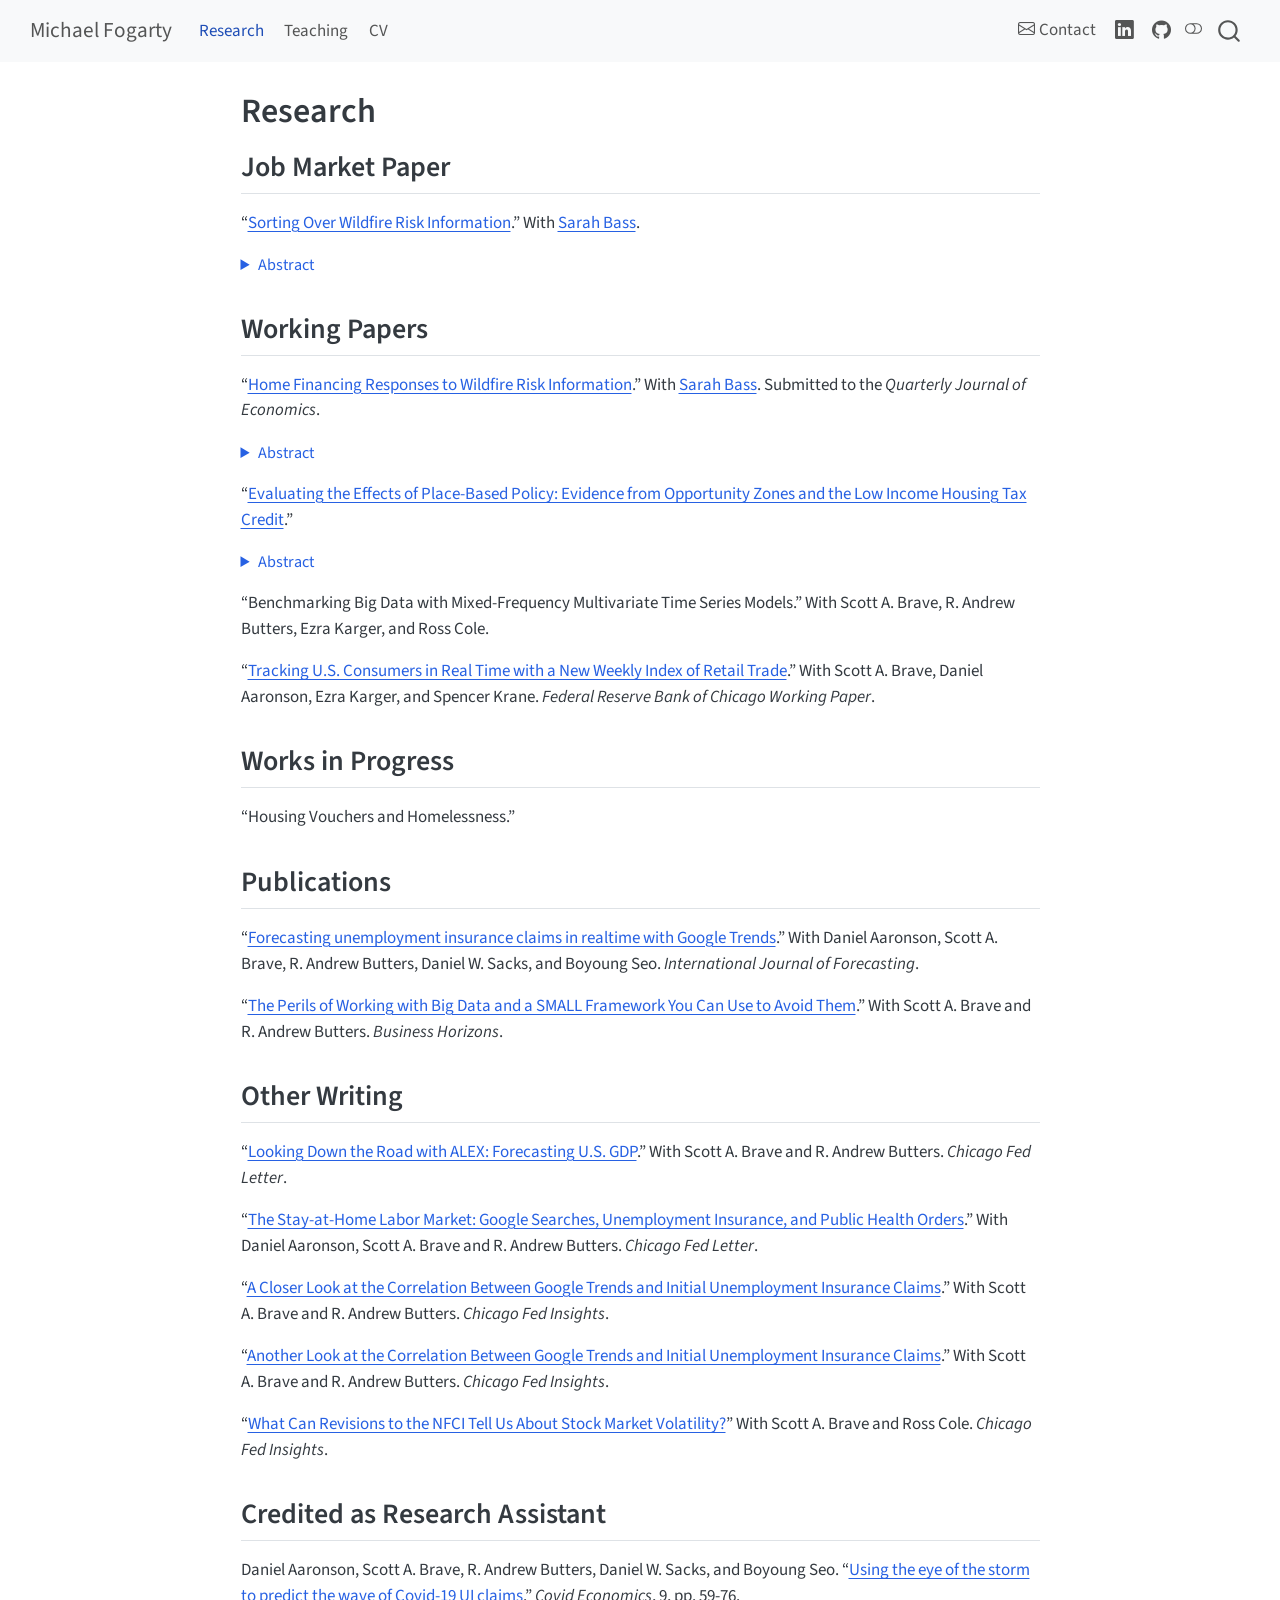
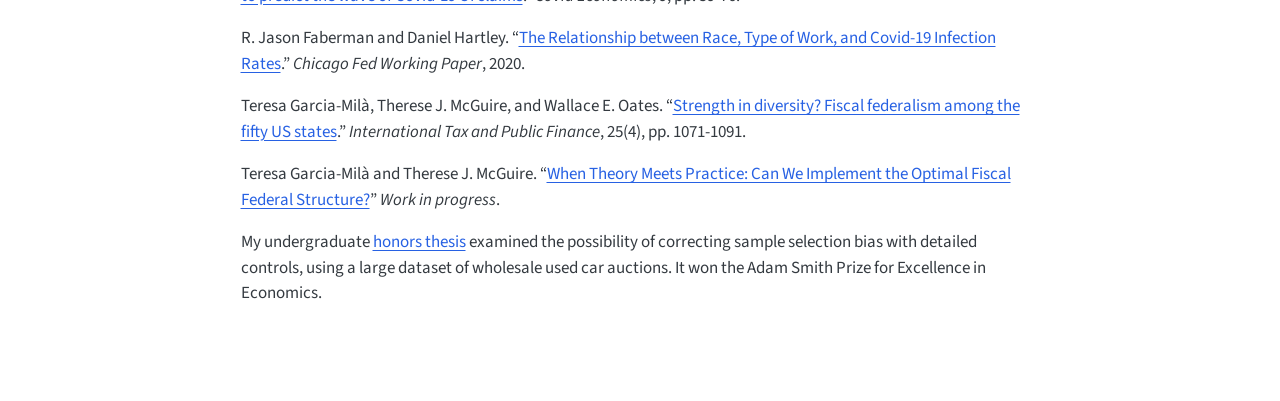
<file: docs/research.html>
<!DOCTYPE html>
<html xmlns="http://www.w3.org/1999/xhtml" lang="en" xml:lang="en"><head>

<meta charset="utf-8">
<meta name="generator" content="quarto-1.10.18">

<meta name="viewport" content="width=device-width, initial-scale=1.0, user-scalable=yes">


<title>Research – Michael Fogarty</title>
<style>
/* Default styles provided by pandoc.
** See https://pandoc.org/MANUAL.html#variables-for-html for config info.
*/
span.smallcaps{font-variant: small-caps;}
div.columns{display: flex; gap: 1.5em;}
div.column{flex: auto;}
@media screen {
div.columns{gap: min(4vw, 1.5em);}
div.column{overflow-x: auto;}
}
div.hanging-indent{margin-left: 1.5em; text-indent: -1.5em;}
ul.task-list{list-style: none;}
ul.task-list li input[type="checkbox"] {
  width: 0.8em;
  margin: 0 0.8em 0.2em -1em; /* quarto-specific, see https://github.com/quarto-dev/quarto-cli/issues/4556 */ 
  vertical-align: middle;
}
</style>


<script src="site_libs/quarto-nav/quarto-nav.js"></script>
<script src="site_libs/quarto-nav/headroom.min.js"></script>
<script src="site_libs/clipboard/clipboard.min.js"></script>
<script src="site_libs/quarto-search/autocomplete.umd.js"></script>
<script src="site_libs/quarto-search/fuse.min.js"></script>
<script src="site_libs/quarto-search/quarto-search.js"></script>
<meta name="quarto:offset" content="./">
<script src="site_libs/quarto-html/quarto.js" type="module"></script>
<script src="site_libs/quarto-html/tabsets/tabsets.js" type="module"></script>
<script src="site_libs/quarto-html/popper.min.js"></script>
<script src="site_libs/quarto-html/tippy.umd.min.js"></script>
<script src="site_libs/quarto-html/anchor.min.js"></script>
<link href="site_libs/quarto-html/tippy.css" rel="stylesheet">
<link href="site_libs/quarto-html/quarto-syntax-highlighting-64a204ab8560d761af7679ceaba22944.css" rel="stylesheet" class="quarto-color-scheme" id="quarto-text-highlighting-styles">
<link href="site_libs/quarto-html/quarto-syntax-highlighting-dark-b85bc7c33db8c58e0ec93c3465666fed.css" rel="stylesheet" class="quarto-color-scheme quarto-color-alternate" id="quarto-text-highlighting-styles">
<link href="site_libs/quarto-html/quarto-syntax-highlighting-64a204ab8560d761af7679ceaba22944.css" rel="stylesheet" class="quarto-color-scheme-extra" id="quarto-text-highlighting-styles">
<script src="site_libs/bootstrap/bootstrap.min.js"></script>
<link href="site_libs/bootstrap/bootstrap-icons.css" rel="stylesheet">
<link href="site_libs/bootstrap/bootstrap-445b8638c3d06994fee0907d791121c4.min.css" rel="stylesheet" append-hash="true" class="quarto-color-scheme" id="quarto-bootstrap" data-mode="light">
<link href="site_libs/bootstrap/bootstrap-dark-df07115ad9f15e2ef3479c789e6873c8.min.css" rel="stylesheet" append-hash="true" class="quarto-color-scheme quarto-color-alternate" id="quarto-bootstrap" data-mode="dark">
<link href="site_libs/bootstrap/bootstrap-445b8638c3d06994fee0907d791121c4.min.css" rel="stylesheet" append-hash="true" class="quarto-color-scheme-extra" id="quarto-bootstrap" data-mode="light">
<script id="quarto-search-options" type="application/json">{
  "location": "navbar",
  "copy-button": false,
  "collapse-after": 3,
  "panel-placement": "end",
  "type": "overlay",
  "limit": 50,
  "keyboard-shortcut": [
    "f",
    "/",
    "s"
  ],
  "show-item-context": false,
  "language": {
    "search-no-results-text": "No results",
    "search-matching-documents-text": "matching documents",
    "search-copy-link-title": "Copy link to search",
    "search-hide-matches-text": "Hide additional matches",
    "search-more-match-text": "more match in this document",
    "search-more-matches-text": "more matches in this document",
    "search-clear-button-title": "Clear",
    "search-text-placeholder": "",
    "search-detached-cancel-button-title": "Cancel",
    "search-submit-button-title": "Submit",
    "search-label": "Search"
  }
}</script>


<link rel="stylesheet" href="styles.css">
</head>

<body class="nav-fixed fullcontent quarto-light"><script id="quarto-html-before-body" type="application/javascript">
    const toggleBodyColorMode = (bsSheetEl) => {
      const mode = bsSheetEl.getAttribute("data-mode");
      const bodyEl = window.document.querySelector("body");
      if (mode === "dark") {
        bodyEl.classList.add("quarto-dark");
        bodyEl.classList.remove("quarto-light");
      } else {
        bodyEl.classList.add("quarto-light");
        bodyEl.classList.remove("quarto-dark");
      }
    }
    const toggleBodyColorPrimary = () => {
      const bsSheetEl = window.document.querySelector("link#quarto-bootstrap:not([rel=disabled-stylesheet])");
      if (bsSheetEl) {
        toggleBodyColorMode(bsSheetEl);
      }
    }
    const setColorSchemeToggle = (alternate) => {
      const toggles = window.document.querySelectorAll('.quarto-color-scheme-toggle');
      for (let i=0; i < toggles.length; i++) {
        const toggle = toggles[i];
        if (toggle) {
          if (alternate) {
            toggle.classList.add("alternate");
          } else {
            toggle.classList.remove("alternate");
          }
        }
      }
    };
    const toggleColorMode = (alternate) => {
      // Switch the stylesheets
      const primaryStylesheets = window.document.querySelectorAll('link.quarto-color-scheme:not(.quarto-color-alternate)');
      const alternateStylesheets = window.document.querySelectorAll('link.quarto-color-scheme.quarto-color-alternate');
      manageTransitions('#quarto-margin-sidebar .nav-link', false);
      if (alternate) {
        // note: dark is layered on light, we don't disable primary!
        enableStylesheet(alternateStylesheets);
        for (const sheetNode of alternateStylesheets) {
          if (sheetNode.id === "quarto-bootstrap") {
            toggleBodyColorMode(sheetNode);
          }
        }
      } else {
        disableStylesheet(alternateStylesheets);
        enableStylesheet(primaryStylesheets)
        toggleBodyColorPrimary();
      }
      manageTransitions('#quarto-margin-sidebar .nav-link', true);
      // Switch the toggles
      setColorSchemeToggle(alternate)
      // Hack to workaround the fact that safari doesn't
      // properly recolor the scrollbar when toggling (#1455)
      if (navigator.userAgent.indexOf('Safari') > 0 && navigator.userAgent.indexOf('Chrome') == -1) {
        manageTransitions("body", false);
        window.scrollTo(0, 1);
        setTimeout(() => {
          window.scrollTo(0, 0);
          manageTransitions("body", true);
        }, 40);
      }
    }
    const disableStylesheet = (stylesheets) => {
      for (let i=0; i < stylesheets.length; i++) {
        const stylesheet = stylesheets[i];
        stylesheet.rel = 'disabled-stylesheet';
      }
    }
    const enableStylesheet = (stylesheets) => {
      for (let i=0; i < stylesheets.length; i++) {
        const stylesheet = stylesheets[i];
        if(stylesheet.rel !== 'stylesheet') { // for Chrome, which will still FOUC without this check
          stylesheet.rel = 'stylesheet';
        }
      }
    }
    const manageTransitions = (selector, allowTransitions) => {
      const els = window.document.querySelectorAll(selector);
      for (let i=0; i < els.length; i++) {
        const el = els[i];
        if (allowTransitions) {
          el.classList.remove('notransition');
        } else {
          el.classList.add('notransition');
        }
      }
    }
    const isFileUrl = () => {
      return window.location.protocol === 'file:';
    }
    const hasAlternateSentinel = () => {
      let styleSentinel = getColorSchemeSentinel();
      if (styleSentinel !== null) {
        return styleSentinel === "alternate";
      } else {
        return false;
      }
    }
    const setStyleSentinel = (alternate) => {
      const value = alternate ? "alternate" : "default";
      if (!isFileUrl()) {
        window.localStorage.setItem("quarto-color-scheme", value);
      } else {
        localAlternateSentinel = value;
      }
    }
    const getColorSchemeSentinel = () => {
      if (!isFileUrl()) {
        const storageValue = window.localStorage.getItem("quarto-color-scheme");
        return storageValue != null ? storageValue : localAlternateSentinel;
      } else {
        return localAlternateSentinel;
      }
    }
    const toggleGiscusIfUsed = (isAlternate, darkModeDefault) => {
      const baseTheme = document.querySelector('#giscus-base-theme')?.value ?? 'light';
      const alternateTheme = document.querySelector('#giscus-alt-theme')?.value ?? 'dark';
      let newTheme = '';
      if(authorPrefersDark) {
        newTheme = isAlternate ? baseTheme : alternateTheme;
      } else {
        newTheme = isAlternate ? alternateTheme : baseTheme;
      }
      const changeGiscusTheme = () => {
        // From: https://github.com/giscus/giscus/issues/336
        const sendMessage = (message) => {
          const iframe = document.querySelector('iframe.giscus-frame');
          if (!iframe) return;
          iframe.contentWindow.postMessage({ giscus: message }, 'https://giscus.app');
        }
        sendMessage({
          setConfig: {
            theme: newTheme
          }
        });
      }
      const isGiscussLoaded = window.document.querySelector('iframe.giscus-frame') !== null;
      if (isGiscussLoaded) {
        changeGiscusTheme();
      }
    };
    const authorPrefersDark = false;
    const darkModeDefault = authorPrefersDark;
      document.querySelector('link#quarto-text-highlighting-styles.quarto-color-scheme-extra').rel = 'disabled-stylesheet';
      document.querySelector('link#quarto-bootstrap.quarto-color-scheme-extra').rel = 'disabled-stylesheet';
    let localAlternateSentinel = darkModeDefault ? 'alternate' : 'default';
    // Dark / light mode switch
    window.quartoToggleColorScheme = () => {
      // Read the current dark / light value
      let toAlternate = !hasAlternateSentinel();
      toggleColorMode(toAlternate);
      setStyleSentinel(toAlternate);
      toggleGiscusIfUsed(toAlternate, darkModeDefault);
      window.dispatchEvent(new Event('resize'));
    };
    // Switch to dark mode if need be
    if (hasAlternateSentinel()) {
      toggleColorMode(true);
    } else {
      toggleColorMode(false);
    }
  </script>

<div id="quarto-search-results"></div>
  <header id="quarto-header" class="headroom fixed-top">
    <nav class="navbar navbar-expand-lg " data-bs-theme="dark">
      <div class="navbar-container container-fluid">
      <div class="navbar-brand-container mx-auto">
    <a class="navbar-brand" href="./index.html">
    <span class="navbar-title">Michael Fogarty</span>
    </a>
  </div>
            <div id="quarto-search" class="" title="Search"></div>
          <button class="navbar-toggler" type="button" data-bs-toggle="collapse" data-bs-target="#navbarCollapse" aria-controls="navbarCollapse" role="menu" aria-expanded="false" aria-label="Toggle navigation" onclick="if (window.quartoToggleHeadroom) { window.quartoToggleHeadroom(); }">
  <span class="navbar-toggler-icon"></span>
</button>
          <div class="collapse navbar-collapse" id="navbarCollapse">
            <ul class="navbar-nav navbar-nav-scroll me-auto">
  <li class="nav-item">
    <a class="nav-link active" href="./research.html" aria-current="page"> 
<span class="menu-text">Research</span></a>
  </li>  
  <li class="nav-item">
    <a class="nav-link" href="./teaching.html"> 
<span class="menu-text">Teaching</span></a>
  </li>  
  <li class="nav-item">
    <a class="nav-link" href="./files/Fogarty_CV.pdf"> 
<span class="menu-text">CV</span></a>
  </li>  
</ul>
            <ul class="navbar-nav navbar-nav-scroll ms-auto">
  <li class="nav-item">
    <a class="nav-link" href="./contact.html"> <i class="bi bi-envelope" role="img" aria-label="Contact">
</i> 
<span class="menu-text">Contact</span></a>
  </li>  
  <li class="nav-item compact">
    <a class="nav-link" href="https://www.linkedin.com/in/michael-fogarty/"> <i class="bi bi-linkedin" role="img" aria-label="LinkedIn">
</i> 
<span class="menu-text"></span></a>
  </li>  
  <li class="nav-item compact">
    <a class="nav-link" href="https://github.com/michaelfogarty"> <i class="bi bi-github" role="img" aria-label="GitHub">
</i> 
<span class="menu-text"></span></a>
  </li>  
</ul>
          </div> <!-- /navcollapse -->
            <div class="quarto-navbar-tools">
  <a href="" class="quarto-color-scheme-toggle quarto-navigation-tool  px-1" onclick="window.quartoToggleColorScheme(); return false;" title="Toggle dark mode"><i class="bi"></i></a>
</div>
      </div> <!-- /container-fluid -->
    </nav>
</header>
<!-- content -->
<div id="quarto-content" class="quarto-container page-columns page-rows-contents page-layout-article page-navbar">
<!-- sidebar -->
<!-- margin-sidebar -->
    
<!-- main -->
<main class="content" id="quarto-document-content">


<header id="title-block-header" class="quarto-title-block default">
<div class="quarto-title">
<h1 class="title">Research</h1>
</div>



<div class="quarto-title-meta">

    
  
    
  </div>
  


</header>


<section id="job-market-paper" class="level2">
<h2 class="anchored" data-anchor-id="job-market-paper">Job Market Paper</h2>
<p>“<a href="files/Fogarty_JMP.pdf">Sorting Over Wildfire Risk Information</a>.” With <a href="https://www.sarahjbass.com/">Sarah Bass</a>.</p>
<details>
<summary>
Abstract
</summary>
<p>We study how information about climate risk changes household beliefs, housing demand, and residential sorting in equilibrium. We use the introduction of a wildfire risk disclosure policy in California as a shock to beliefs about wildfire risk that leaves the underlying physical hazard unchanged, allowing us to identify how changes in beliefs affect location choices and housing prices. We embed a Bayesian model of belief updating in a structural model of neighborhood choice in which households have heterogeneous preferences over housing prices and wildfire risk. Our estimates indicate that before the policy, households held diffuse beliefs about neighborhood wildfire risk, and disclosure widened the gap in believed annual burn probability between disclosed and non-disclosed neighborhoods by 0.47 percentage points. Counterfactual simulations that remove the policy show that this change in beliefs re-sorts households by their sensitivity to wildfire risk: mortgage-financed buyers of primary homes, the most risk-sensitive group, shift away from disclosed neighborhoods, while buyers of non-primary homes, especially cash buyers, move in, and prices in disclosed neighborhoods fall relative to non-disclosed neighborhoods. Relative to the no-disclosure counterfactual, the gap in average annual fire exposure between the neighborhoods chosen by cash buyers of non-primary homes and mortgage-financed buyers of primary homes, from the year of purchase through 2023, increases by 29%. Alternative counterfactual exercises show that a finer-grained risk score could achieve a similar or larger reallocation of risk with substantially less household re-sorting. Our findings show that information can reshape beliefs about wildfire risk, housing market outcomes, and the incidence of wildfire exposure, even when the underlying physical hazard is unchanged.</p>
</details>
</section>
<section id="working-papers" class="level2">
<h2 class="anchored" data-anchor-id="working-papers">Working Papers</h2>
<p>“<a href="https://drive.google.com/file/d/1kr-ZwGzv8DDEttSrX5Q9DGwuM6WxMA3D/view">Home Financing Responses to Wildfire Risk Information</a>.” With <a href="https://www.sarahjbass.com/">Sarah Bass</a>. Submitted to the <em>Quarterly Journal of Economics</em>.</p>
<details>
<summary>
Abstract
</summary>
<p>Wildfire risk has become a key force shaping California’s housing market. We study home buyer responses to a 2021 reform that requires home sellers in California to disclose parcel-level wildfire risk and potential homeowners insurance constraints in designated fire-hazard zones. We show that following implementation of the risk disclosures, the share of all-cash purchases in fire hazard zones increased by 14 percentage points relative to mortgage-financed purchases. Concurrent with the rise in cash purchases, owner-occupancy fell by 13 percentage points, suggesting a reallocation of high-risk homes from primary residences toward second homes and vacation properties. The financing shifts are largest in state-managed wildfire areas, in older homes subject to tighter underwriting, and in ZIP codes with greater reliance on California’s homeowners insurer of last resort. While mortgage lenders require insurance, all-cash buyers may delay purchasing insurance, underinsure, or forgo insurance altogether. Thus, the shift from mortgage-financed to all-cash transactions suggests a reallocation of climate risk away from insurers and towards individual households.</p>
</details>
<p>“<a href="files/Fogarty_OZ_LIHTC.pdf">Evaluating the Effects of Place-Based Policy: Evidence from Opportunity Zones and the Low Income Housing Tax Credit</a>.”</p>
<details>
<summary>
Abstract
</summary>
<p>I study the impact of the Opportunity Zones Tax Credit, a federal place-based investment incentive passed as part of the 2017 tax reform, on the development of Low Income Housing Tax Credit subsidized housing projects using a difference-in-differences design. Across my main specifications, I find no statistically significant effect of tract-level Opportunity Zone designation on either LIHTC projects or the number of assisted units constructed in a tract. Additionally, my estimates suggest that the program did not differentially affect either of the two main sub-categories of LIHTC subsidies. My preferred point estimates are small and negative, and precise enough to rule out effect sizes larger than 0.1σ at the 95% confidence level. LIHTC projects were already disproportionately located in Opportunity Zone Census tracts before the policy intervention due to strong selection of projects by tract poverty levels, and my analysis suggests that the Opportunity Zones program did not shift additional subsidized housing projects into OZ designated tracts.</p>
</details>
<p>“Benchmarking Big Data with Mixed-Frequency Multivariate Time Series Models.” With Scott A. Brave, R. Andrew Butters, Ezra Karger, and Ross Cole.</p>
<p>“<a href="https://www.chicagofed.org/publications/working-papers/2021/2021-05">Tracking U.S. Consumers in Real Time with a New Weekly Index of Retail Trade</a>.” With Scott A. Brave, Daniel Aaronson, Ezra Karger, and Spencer Krane. <em>Federal Reserve Bank of Chicago Working Paper</em>.</p>
</section>
<section id="works-in-progress" class="level2">
<h2 class="anchored" data-anchor-id="works-in-progress">Works in Progress</h2>
<p>“Housing Vouchers and Homelessness.”</p>
</section>
<section id="publications" class="level2">
<h2 class="anchored" data-anchor-id="publications">Publications</h2>
<p>“<a href="https://www.sciencedirect.com/science/article/abs/pii/S0169207021000649">Forecasting unemployment insurance claims in realtime with Google Trends</a>.” With Daniel Aaronson, Scott A. Brave, R. Andrew Butters, Daniel W. Sacks, and Boyoung Seo. <em>International Journal of Forecasting</em>.</p>
<p>“<a href="https://www.sciencedirect.com/science/article/abs/pii/S0007681321001178">The Perils of Working with Big Data and a SMALL Framework You Can Use to Avoid Them</a>.” With Scott A. Brave and R. Andrew Butters. <em>Business Horizons</em>.</p>
</section>
<section id="other-writing" class="level2">
<h2 class="anchored" data-anchor-id="other-writing">Other Writing</h2>
<p>“<a href="https://www.chicagofed.org/publications/chicago-fed-letter/2020/447">Looking Down the Road with ALEX: Forecasting U.S. GDP</a>.” With Scott A. Brave and R. Andrew Butters. <em>Chicago Fed Letter</em>.</p>
<p>“<a href="https://www.chicagofed.org/publications/chicago-fed-letter/2020/436">The Stay-at-Home Labor Market: Google Searches, Unemployment Insurance, and Public Health Orders</a>.” With Daniel Aaronson, Scott A. Brave and R. Andrew Butters. <em>Chicago Fed Letter</em>.</p>
<p>“<a href="https://www.chicagofed.org/publications/blogs/chicago-fed-insights/2020/closer-look-google-trends-unemployment">A Closer Look at the Correlation Between Google Trends and Initial Unemployment Insurance Claims</a>.” With Scott A. Brave and R. Andrew Butters. <em>Chicago Fed Insights</em>.</p>
<p>“<a href="https://www.chicagofed.org/publications/blogs/chicago-fed-insights/2020/another-look-google-trends-unemployment">Another Look at the Correlation Between Google Trends and Initial Unemployment Insurance Claims</a>.” With Scott A. Brave and R. Andrew Butters. <em>Chicago Fed Insights</em>.</p>
<p>“<a href="https://www.chicagofed.org/publications/blogs/chicago-fed-insights/2020/nfci-revisions">What Can Revisions to the NFCI Tell Us About Stock Market Volatility?</a>” With Scott A. Brave and Ross Cole. <em>Chicago Fed Insights</em>.</p>
</section>
<section id="credited-as-research-assistant" class="level2">
<h2 class="anchored" data-anchor-id="credited-as-research-assistant">Credited as Research Assistant</h2>
<p>Daniel Aaronson, Scott A. Brave, R. Andrew Butters, Daniel W. Sacks, and Boyoung Seo. “<a href="https://cepr.org/sites/default/files/news/CovidEconomics9.pdf">Using the eye of the storm to predict the wave of Covid-19 UI claims</a>.” <em>Covid Economics</em>, 9, pp.&nbsp;59-76.</p>
<p>R. Jason Faberman and Daniel Hartley. “<a href="https://www.chicagofed.org/publications/working-papers/2020/2020-18">The Relationship between Race, Type of Work, and Covid-19 Infection Rates</a>.” <em>Chicago Fed Working Paper</em>, 2020.</p>
<p>Teresa Garcia-Milà, Therese J. McGuire, and Wallace E. Oates. “<a href="https://link.springer.com/article/10.1007/s10797-018-9485-4">Strength in diversity? Fiscal federalism among the fifty US states</a>.” <em>International Tax and Public Finance</em>, 25(4), pp.&nbsp;1071-1091.</p>
<p>Teresa Garcia-Milà and Therese J. McGuire. “<a href="http://www.crei.cat/wp-content/uploads/2019/03/TMP.pdf">When Theory Meets Practice: Can We Implement the Optimal Fiscal Federal Structure?</a>” <em>Work in progress</em>.</p>
<p>My undergraduate <a href="files/Honors_Thesis.pdf">honors thesis</a> examined the possibility of correcting sample selection bias with detailed controls, using a large dataset of wholesale used car auctions. It won the Adam Smith Prize for Excellence in Economics.</p>


</section>

</main> <!-- /main -->
<script id="quarto-html-after-body" type="application/javascript">
  window.document.addEventListener("DOMContentLoaded", function (event) {
    // Ensure there is a toggle, if there isn't float one in the top right
    if (window.document.querySelector('.quarto-color-scheme-toggle') === null) {
      const a = window.document.createElement('a');
      a.classList.add('top-right');
      a.classList.add('quarto-color-scheme-toggle');
      a.href = "";
      a.onclick = function() { try { window.quartoToggleColorScheme(); } catch {} return false; };
      const i = window.document.createElement("i");
      i.classList.add('bi');
      a.appendChild(i);
      window.document.body.appendChild(a);
    }
    setColorSchemeToggle(hasAlternateSentinel())
    const icon = "";
    const anchorJS = new window.AnchorJS();
    anchorJS.options = {
      placement: 'right',
      icon: icon
    };
    anchorJS.add('.anchored');
    const isCodeAnnotation = (el) => {
      for (const clz of el.classList) {
        if (clz.startsWith('code-annotation-')) {                     
          return true;
        }
      }
      return false;
    }
    const onCopySuccess = function(e) {
      // button target
      const button = e.trigger;
      // don't keep focus
      button.blur();
      // flash "checked"
      button.classList.add('code-copy-button-checked');
      var currentTitle = button.getAttribute("title");
      button.setAttribute("title", "Copied!");
      let tooltip;
      if (window.bootstrap) {
        button.setAttribute("data-bs-toggle", "tooltip");
        button.setAttribute("data-bs-placement", "left");
        button.setAttribute("data-bs-title", "Copied!");
        tooltip = new bootstrap.Tooltip(button, 
          { trigger: "manual", 
            customClass: "code-copy-button-tooltip",
            offset: [0, -8]});
        tooltip.show();    
      }
      setTimeout(function() {
        if (tooltip) {
          tooltip.hide();
          button.removeAttribute("data-bs-title");
          button.removeAttribute("data-bs-toggle");
          button.removeAttribute("data-bs-placement");
        }
        button.setAttribute("title", currentTitle);
        button.classList.remove('code-copy-button-checked');
      }, 1000);
      // clear code selection
      e.clearSelection();
    }
    const getTextToCopy = function(trigger) {
      const outerScaffold = trigger.parentElement.cloneNode(true);
      const codeEl = outerScaffold.querySelector('code');
      for (const childEl of codeEl.children) {
        if (isCodeAnnotation(childEl)) {
          childEl.remove();
        }
      }
      return codeEl.innerText;
    }
    const clipboard = new window.ClipboardJS('.code-copy-button:not([data-in-quarto-modal])', {
      text: getTextToCopy
    });
    clipboard.on('success', onCopySuccess);
    if (window.document.getElementById('quarto-embedded-source-code-modal')) {
      const clipboardModal = new window.ClipboardJS('.code-copy-button[data-in-quarto-modal]', {
        text: getTextToCopy,
        container: window.document.getElementById('quarto-embedded-source-code-modal')
      });
      clipboardModal.on('success', onCopySuccess);
    }
      var localhostRegex = new RegExp(/^(?:http|https):\/\/localhost\:?[0-9]*\//);
      var mailtoRegex = new RegExp(/^mailto:/);
        var filterRegex = new RegExp("https:\/\/michaelfogarty\.github\.io");
      var isInternal = (href) => {
          return filterRegex.test(href) || localhostRegex.test(href) || mailtoRegex.test(href);
      }
      // Inspect non-navigation links and adorn them if external
     var links = window.document.querySelectorAll('a[href]:not(.nav-link):not(.navbar-brand):not(.toc-action):not(.sidebar-link):not(.sidebar-item-toggle):not(.pagination-link):not(.no-external):not([aria-hidden]):not(.dropdown-item):not(.quarto-navigation-tool):not(.about-link)');
      for (var i=0; i<links.length; i++) {
        const link = links[i];
        if (!isInternal(link.href)) {
          // undo the damage that might have been done by quarto-nav.js in the case of
          // links that we want to consider external
          if (link.dataset.originalHref !== undefined) {
            link.href = link.dataset.originalHref;
          }
        }
      }
    function tippyHover(el, contentFn, onTriggerFn, onUntriggerFn) {
      const config = {
        allowHTML: true,
        maxWidth: 500,
        delay: 100,
        arrow: false,
        appendTo: function(el) {
            return el.parentElement;
        },
        interactive: true,
        interactiveBorder: 10,
        theme: 'quarto',
        placement: 'bottom-start',
      };
      if (contentFn) {
        config.content = contentFn;
      }
      if (onTriggerFn) {
        config.onTrigger = onTriggerFn;
      }
      if (onUntriggerFn) {
        config.onUntrigger = onUntriggerFn;
      }
      window.tippy(el, config); 
    }
    const noterefs = window.document.querySelectorAll('a[role="doc-noteref"]');
    for (var i=0; i<noterefs.length; i++) {
      const ref = noterefs[i];
      tippyHover(ref, function() {
        // use id or data attribute instead here
        let href = ref.getAttribute('data-footnote-href') || ref.getAttribute('href');
        try { href = new URL(href).hash; } catch {}
        const id = href.replace(/^#\/?/, "");
        const note = window.document.getElementById(id);
        if (note) {
          return note.innerHTML;
        } else {
          return "";
        }
      });
    }
    const xrefs = window.document.querySelectorAll('a.quarto-xref');
    const processXRef = (id, note) => {
      // Strip column container classes
      const stripColumnClz = (el) => {
        el.classList.remove("page-full", "page-columns");
        if (el.children) {
          for (const child of el.children) {
            stripColumnClz(child);
          }
        }
      }
      stripColumnClz(note)
      if (id === null || id.startsWith('sec-')) {
        // Special case sections, only their first couple elements
        const container = document.createElement("div");
        if (note.children && note.children.length > 2) {
          container.appendChild(note.children[0].cloneNode(true));
          for (let i = 1; i < note.children.length; i++) {
            const child = note.children[i];
            if (child.tagName === "P" && child.innerText === "") {
              continue;
            } else {
              container.appendChild(child.cloneNode(true));
              break;
            }
          }
          if (window.Quarto?.typesetMath) {
            window.Quarto.typesetMath(container);
          }
          return container.innerHTML
        } else {
          if (window.Quarto?.typesetMath) {
            window.Quarto.typesetMath(note);
          }
          return note.innerHTML;
        }
      } else {
        // Remove any anchor links if they are present
        const anchorLink = note.querySelector('a.anchorjs-link');
        if (anchorLink) {
          anchorLink.remove();
        }
        if (window.Quarto?.typesetMath) {
          window.Quarto.typesetMath(note);
        }
        if (note.classList.contains("callout")) {
          return note.outerHTML;
        } else {
          return note.innerHTML;
        }
      }
    }
    for (var i=0; i<xrefs.length; i++) {
      const xref = xrefs[i];
      tippyHover(xref, undefined, function(instance) {
        instance.disable();
        let url = xref.getAttribute('href');
        let hash = undefined; 
        if (url.startsWith('#')) {
          hash = url;
        } else {
          try { hash = new URL(url).hash; } catch {}
        }
        if (hash) {
          const id = hash.replace(/^#\/?/, "");
          const note = window.document.getElementById(id);
          if (note !== null) {
            try {
              const html = processXRef(id, note.cloneNode(true));
              instance.setContent(html);
            } finally {
              instance.enable();
              instance.show();
            }
          } else {
            // See if we can fetch this
            fetch(url.split('#')[0])
            .then(res => res.text())
            .then(html => {
              const parser = new DOMParser();
              const htmlDoc = parser.parseFromString(html, "text/html");
              const note = htmlDoc.getElementById(id);
              if (note !== null) {
                const html = processXRef(id, note);
                instance.setContent(html);
              } 
            }).finally(() => {
              instance.enable();
              instance.show();
            });
          }
        } else {
          // See if we can fetch a full url (with no hash to target)
          // This is a special case and we should probably do some content thinning / targeting
          fetch(url)
          .then(res => res.text())
          .then(html => {
            const parser = new DOMParser();
            const htmlDoc = parser.parseFromString(html, "text/html");
            const note = htmlDoc.querySelector('main.content');
            if (note !== null) {
              // This should only happen for chapter cross references
              // (since there is no id in the URL)
              // remove the first header
              if (note.children.length > 0 && note.children[0].tagName === "HEADER") {
                note.children[0].remove();
              }
              const html = processXRef(null, note);
              instance.setContent(html);
            } 
          }).finally(() => {
            instance.enable();
            instance.show();
          });
        }
      }, function(instance) {
      });
    }
        let selectedAnnoteEl;
        const selectorForAnnotation = ( cell, annotation) => {
          let cellAttr = 'data-code-cell="' + cell + '"';
          let lineAttr = 'data-code-annotation="' +  annotation + '"';
          const selector = 'span[' + cellAttr + '][' + lineAttr + ']';
          return selector;
        }
        const selectCodeLines = (annoteEl) => {
          const doc = window.document;
          const targetCell = annoteEl.getAttribute("data-target-cell");
          const targetAnnotation = annoteEl.getAttribute("data-target-annotation");
          const annoteSpan = window.document.querySelector(selectorForAnnotation(targetCell, targetAnnotation));
          const lines = annoteSpan.getAttribute("data-code-lines").split(",");
          const lineIds = lines.map((line) => {
            return targetCell + "-" + line;
          })
          let top = null;
          let height = null;
          let parent = null;
          if (lineIds.length > 0) {
              //compute the position of the single el (top and bottom and make a div)
              const el = window.document.getElementById(lineIds[0]);
              top = el.offsetTop;
              height = el.offsetHeight;
              parent = el.parentElement.parentElement;
            if (lineIds.length > 1) {
              const lastEl = window.document.getElementById(lineIds[lineIds.length - 1]);
              const bottom = lastEl.offsetTop + lastEl.offsetHeight;
              height = bottom - top;
            }
            if (top !== null && height !== null && parent !== null) {
              // cook up a div (if necessary) and position it 
              let div = window.document.getElementById("code-annotation-line-highlight");
              if (div === null) {
                div = window.document.createElement("div");
                div.setAttribute("id", "code-annotation-line-highlight");
                div.style.position = 'absolute';
                parent.appendChild(div);
              }
              div.style.top = top - 2 + "px";
              div.style.height = height + 4 + "px";
              div.style.left = 0;
              let gutterDiv = window.document.getElementById("code-annotation-line-highlight-gutter");
              if (gutterDiv === null) {
                gutterDiv = window.document.createElement("div");
                gutterDiv.setAttribute("id", "code-annotation-line-highlight-gutter");
                gutterDiv.style.position = 'absolute';
                const codeCell = window.document.getElementById(targetCell);
                const gutter = codeCell.querySelector('.code-annotation-gutter');
                gutter.appendChild(gutterDiv);
              }
              gutterDiv.style.top = top - 2 + "px";
              gutterDiv.style.height = height + 4 + "px";
            }
            selectedAnnoteEl = annoteEl;
          }
        };
        const unselectCodeLines = () => {
          const elementsIds = ["code-annotation-line-highlight", "code-annotation-line-highlight-gutter"];
          elementsIds.forEach((elId) => {
            const div = window.document.getElementById(elId);
            if (div) {
              div.remove();
            }
          });
          selectedAnnoteEl = undefined;
        };
          // Handle positioning of the toggle
      window.addEventListener(
        "resize",
        throttle(() => {
          elRect = undefined;
          if (selectedAnnoteEl) {
            selectCodeLines(selectedAnnoteEl);
          }
        }, 10)
      );
      function throttle(fn, ms) {
      let throttle = false;
      let timer;
        return (...args) => {
          if(!throttle) { // first call gets through
              fn.apply(this, args);
              throttle = true;
          } else { // all the others get throttled
              if(timer) clearTimeout(timer); // cancel #2
              timer = setTimeout(() => {
                fn.apply(this, args);
                timer = throttle = false;
              }, ms);
          }
        };
      }
        // Attach click handler to the DT
        const annoteDls = window.document.querySelectorAll('dt[data-target-cell]');
        for (const annoteDlNode of annoteDls) {
          annoteDlNode.addEventListener('click', (event) => {
            const clickedEl = event.target;
            if (clickedEl !== selectedAnnoteEl) {
              unselectCodeLines();
              const activeEl = window.document.querySelector('dt[data-target-cell].code-annotation-active');
              if (activeEl) {
                activeEl.classList.remove('code-annotation-active');
              }
              selectCodeLines(clickedEl);
              clickedEl.classList.add('code-annotation-active');
            } else {
              // Unselect the line
              unselectCodeLines();
              clickedEl.classList.remove('code-annotation-active');
            }
          });
        }
    const findCites = (el) => {
      const parentEl = el.parentElement;
      if (parentEl) {
        const cites = parentEl.dataset.cites;
        if (cites) {
          return {
            el,
            cites: cites.split(' ')
          };
        } else {
          return findCites(el.parentElement)
        }
      } else {
        return undefined;
      }
    };
    var bibliorefs = window.document.querySelectorAll('a[role="doc-biblioref"]');
    for (var i=0; i<bibliorefs.length; i++) {
      const ref = bibliorefs[i];
      const citeInfo = findCites(ref);
      if (citeInfo) {
        tippyHover(citeInfo.el, function() {
          var popup = window.document.createElement('div');
          citeInfo.cites.forEach(function(cite) {
            var citeDiv = window.document.createElement('div');
            citeDiv.classList.add('hanging-indent');
            citeDiv.classList.add('csl-entry');
            var biblioDiv = window.document.getElementById('ref-' + cite);
            if (biblioDiv) {
              citeDiv.innerHTML = biblioDiv.innerHTML;
            }
            popup.appendChild(citeDiv);
          });
          return popup.innerHTML;
        });
      }
    }
  });
  </script>
</div> <!-- /content -->




</body></html>
</file>
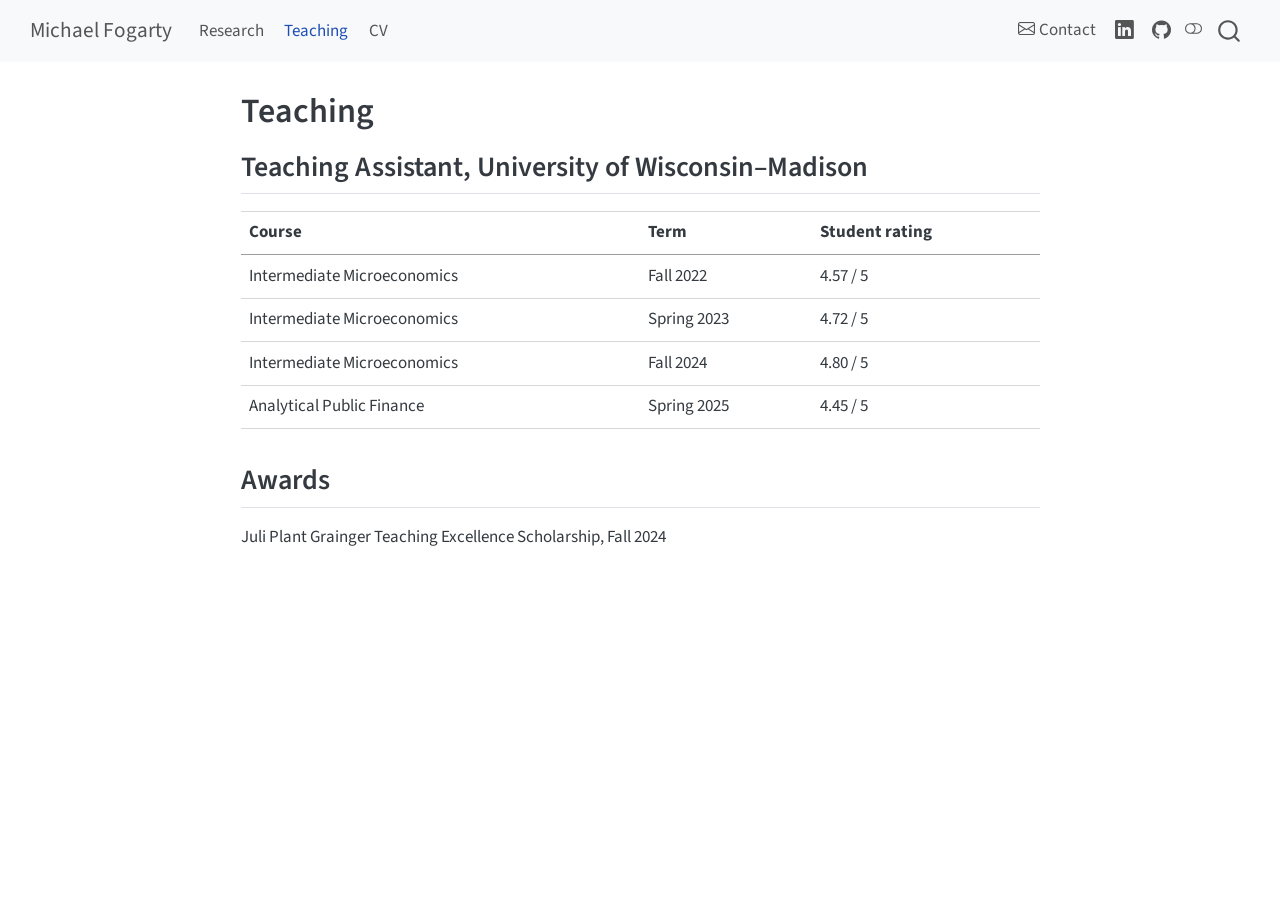
<file: docs/teaching.html>
<!DOCTYPE html>
<html xmlns="http://www.w3.org/1999/xhtml" lang="en" xml:lang="en"><head>

<meta charset="utf-8">
<meta name="generator" content="quarto-1.10.18">

<meta name="viewport" content="width=device-width, initial-scale=1.0, user-scalable=yes">


<title>Teaching – Michael Fogarty</title>
<style>
/* Default styles provided by pandoc.
** See https://pandoc.org/MANUAL.html#variables-for-html for config info.
*/
span.smallcaps{font-variant: small-caps;}
div.columns{display: flex; gap: 1.5em;}
div.column{flex: auto;}
@media screen {
div.columns{gap: min(4vw, 1.5em);}
div.column{overflow-x: auto;}
}
div.hanging-indent{margin-left: 1.5em; text-indent: -1.5em;}
ul.task-list{list-style: none;}
ul.task-list li input[type="checkbox"] {
  width: 0.8em;
  margin: 0 0.8em 0.2em -1em; /* quarto-specific, see https://github.com/quarto-dev/quarto-cli/issues/4556 */ 
  vertical-align: middle;
}
</style>


<script src="site_libs/quarto-nav/quarto-nav.js"></script>
<script src="site_libs/quarto-nav/headroom.min.js"></script>
<script src="site_libs/clipboard/clipboard.min.js"></script>
<script src="site_libs/quarto-search/autocomplete.umd.js"></script>
<script src="site_libs/quarto-search/fuse.min.js"></script>
<script src="site_libs/quarto-search/quarto-search.js"></script>
<meta name="quarto:offset" content="./">
<script src="site_libs/quarto-html/quarto.js" type="module"></script>
<script src="site_libs/quarto-html/tabsets/tabsets.js" type="module"></script>
<script src="site_libs/quarto-html/popper.min.js"></script>
<script src="site_libs/quarto-html/tippy.umd.min.js"></script>
<script src="site_libs/quarto-html/anchor.min.js"></script>
<link href="site_libs/quarto-html/tippy.css" rel="stylesheet">
<link href="site_libs/quarto-html/quarto-syntax-highlighting-64a204ab8560d761af7679ceaba22944.css" rel="stylesheet" class="quarto-color-scheme" id="quarto-text-highlighting-styles">
<link href="site_libs/quarto-html/quarto-syntax-highlighting-dark-b85bc7c33db8c58e0ec93c3465666fed.css" rel="stylesheet" class="quarto-color-scheme quarto-color-alternate" id="quarto-text-highlighting-styles">
<link href="site_libs/quarto-html/quarto-syntax-highlighting-64a204ab8560d761af7679ceaba22944.css" rel="stylesheet" class="quarto-color-scheme-extra" id="quarto-text-highlighting-styles">
<script src="site_libs/bootstrap/bootstrap.min.js"></script>
<link href="site_libs/bootstrap/bootstrap-icons.css" rel="stylesheet">
<link href="site_libs/bootstrap/bootstrap-445b8638c3d06994fee0907d791121c4.min.css" rel="stylesheet" append-hash="true" class="quarto-color-scheme" id="quarto-bootstrap" data-mode="light">
<link href="site_libs/bootstrap/bootstrap-dark-df07115ad9f15e2ef3479c789e6873c8.min.css" rel="stylesheet" append-hash="true" class="quarto-color-scheme quarto-color-alternate" id="quarto-bootstrap" data-mode="dark">
<link href="site_libs/bootstrap/bootstrap-445b8638c3d06994fee0907d791121c4.min.css" rel="stylesheet" append-hash="true" class="quarto-color-scheme-extra" id="quarto-bootstrap" data-mode="light">
<script id="quarto-search-options" type="application/json">{
  "location": "navbar",
  "copy-button": false,
  "collapse-after": 3,
  "panel-placement": "end",
  "type": "overlay",
  "limit": 50,
  "keyboard-shortcut": [
    "f",
    "/",
    "s"
  ],
  "show-item-context": false,
  "language": {
    "search-no-results-text": "No results",
    "search-matching-documents-text": "matching documents",
    "search-copy-link-title": "Copy link to search",
    "search-hide-matches-text": "Hide additional matches",
    "search-more-match-text": "more match in this document",
    "search-more-matches-text": "more matches in this document",
    "search-clear-button-title": "Clear",
    "search-text-placeholder": "",
    "search-detached-cancel-button-title": "Cancel",
    "search-submit-button-title": "Submit",
    "search-label": "Search"
  }
}</script>


<link rel="stylesheet" href="styles.css">
</head>

<body class="nav-fixed fullcontent quarto-light"><script id="quarto-html-before-body" type="application/javascript">
    const toggleBodyColorMode = (bsSheetEl) => {
      const mode = bsSheetEl.getAttribute("data-mode");
      const bodyEl = window.document.querySelector("body");
      if (mode === "dark") {
        bodyEl.classList.add("quarto-dark");
        bodyEl.classList.remove("quarto-light");
      } else {
        bodyEl.classList.add("quarto-light");
        bodyEl.classList.remove("quarto-dark");
      }
    }
    const toggleBodyColorPrimary = () => {
      const bsSheetEl = window.document.querySelector("link#quarto-bootstrap:not([rel=disabled-stylesheet])");
      if (bsSheetEl) {
        toggleBodyColorMode(bsSheetEl);
      }
    }
    const setColorSchemeToggle = (alternate) => {
      const toggles = window.document.querySelectorAll('.quarto-color-scheme-toggle');
      for (let i=0; i < toggles.length; i++) {
        const toggle = toggles[i];
        if (toggle) {
          if (alternate) {
            toggle.classList.add("alternate");
          } else {
            toggle.classList.remove("alternate");
          }
        }
      }
    };
    const toggleColorMode = (alternate) => {
      // Switch the stylesheets
      const primaryStylesheets = window.document.querySelectorAll('link.quarto-color-scheme:not(.quarto-color-alternate)');
      const alternateStylesheets = window.document.querySelectorAll('link.quarto-color-scheme.quarto-color-alternate');
      manageTransitions('#quarto-margin-sidebar .nav-link', false);
      if (alternate) {
        // note: dark is layered on light, we don't disable primary!
        enableStylesheet(alternateStylesheets);
        for (const sheetNode of alternateStylesheets) {
          if (sheetNode.id === "quarto-bootstrap") {
            toggleBodyColorMode(sheetNode);
          }
        }
      } else {
        disableStylesheet(alternateStylesheets);
        enableStylesheet(primaryStylesheets)
        toggleBodyColorPrimary();
      }
      manageTransitions('#quarto-margin-sidebar .nav-link', true);
      // Switch the toggles
      setColorSchemeToggle(alternate)
      // Hack to workaround the fact that safari doesn't
      // properly recolor the scrollbar when toggling (#1455)
      if (navigator.userAgent.indexOf('Safari') > 0 && navigator.userAgent.indexOf('Chrome') == -1) {
        manageTransitions("body", false);
        window.scrollTo(0, 1);
        setTimeout(() => {
          window.scrollTo(0, 0);
          manageTransitions("body", true);
        }, 40);
      }
    }
    const disableStylesheet = (stylesheets) => {
      for (let i=0; i < stylesheets.length; i++) {
        const stylesheet = stylesheets[i];
        stylesheet.rel = 'disabled-stylesheet';
      }
    }
    const enableStylesheet = (stylesheets) => {
      for (let i=0; i < stylesheets.length; i++) {
        const stylesheet = stylesheets[i];
        if(stylesheet.rel !== 'stylesheet') { // for Chrome, which will still FOUC without this check
          stylesheet.rel = 'stylesheet';
        }
      }
    }
    const manageTransitions = (selector, allowTransitions) => {
      const els = window.document.querySelectorAll(selector);
      for (let i=0; i < els.length; i++) {
        const el = els[i];
        if (allowTransitions) {
          el.classList.remove('notransition');
        } else {
          el.classList.add('notransition');
        }
      }
    }
    const isFileUrl = () => {
      return window.location.protocol === 'file:';
    }
    const hasAlternateSentinel = () => {
      let styleSentinel = getColorSchemeSentinel();
      if (styleSentinel !== null) {
        return styleSentinel === "alternate";
      } else {
        return false;
      }
    }
    const setStyleSentinel = (alternate) => {
      const value = alternate ? "alternate" : "default";
      if (!isFileUrl()) {
        window.localStorage.setItem("quarto-color-scheme", value);
      } else {
        localAlternateSentinel = value;
      }
    }
    const getColorSchemeSentinel = () => {
      if (!isFileUrl()) {
        const storageValue = window.localStorage.getItem("quarto-color-scheme");
        return storageValue != null ? storageValue : localAlternateSentinel;
      } else {
        return localAlternateSentinel;
      }
    }
    const toggleGiscusIfUsed = (isAlternate, darkModeDefault) => {
      const baseTheme = document.querySelector('#giscus-base-theme')?.value ?? 'light';
      const alternateTheme = document.querySelector('#giscus-alt-theme')?.value ?? 'dark';
      let newTheme = '';
      if(authorPrefersDark) {
        newTheme = isAlternate ? baseTheme : alternateTheme;
      } else {
        newTheme = isAlternate ? alternateTheme : baseTheme;
      }
      const changeGiscusTheme = () => {
        // From: https://github.com/giscus/giscus/issues/336
        const sendMessage = (message) => {
          const iframe = document.querySelector('iframe.giscus-frame');
          if (!iframe) return;
          iframe.contentWindow.postMessage({ giscus: message }, 'https://giscus.app');
        }
        sendMessage({
          setConfig: {
            theme: newTheme
          }
        });
      }
      const isGiscussLoaded = window.document.querySelector('iframe.giscus-frame') !== null;
      if (isGiscussLoaded) {
        changeGiscusTheme();
      }
    };
    const authorPrefersDark = false;
    const darkModeDefault = authorPrefersDark;
      document.querySelector('link#quarto-text-highlighting-styles.quarto-color-scheme-extra').rel = 'disabled-stylesheet';
      document.querySelector('link#quarto-bootstrap.quarto-color-scheme-extra').rel = 'disabled-stylesheet';
    let localAlternateSentinel = darkModeDefault ? 'alternate' : 'default';
    // Dark / light mode switch
    window.quartoToggleColorScheme = () => {
      // Read the current dark / light value
      let toAlternate = !hasAlternateSentinel();
      toggleColorMode(toAlternate);
      setStyleSentinel(toAlternate);
      toggleGiscusIfUsed(toAlternate, darkModeDefault);
      window.dispatchEvent(new Event('resize'));
    };
    // Switch to dark mode if need be
    if (hasAlternateSentinel()) {
      toggleColorMode(true);
    } else {
      toggleColorMode(false);
    }
  </script>

<div id="quarto-search-results"></div>
  <header id="quarto-header" class="headroom fixed-top">
    <nav class="navbar navbar-expand-lg " data-bs-theme="dark">
      <div class="navbar-container container-fluid">
      <div class="navbar-brand-container mx-auto">
    <a class="navbar-brand" href="./index.html">
    <span class="navbar-title">Michael Fogarty</span>
    </a>
  </div>
            <div id="quarto-search" class="" title="Search"></div>
          <button class="navbar-toggler" type="button" data-bs-toggle="collapse" data-bs-target="#navbarCollapse" aria-controls="navbarCollapse" role="menu" aria-expanded="false" aria-label="Toggle navigation" onclick="if (window.quartoToggleHeadroom) { window.quartoToggleHeadroom(); }">
  <span class="navbar-toggler-icon"></span>
</button>
          <div class="collapse navbar-collapse" id="navbarCollapse">
            <ul class="navbar-nav navbar-nav-scroll me-auto">
  <li class="nav-item">
    <a class="nav-link" href="./research.html"> 
<span class="menu-text">Research</span></a>
  </li>  
  <li class="nav-item">
    <a class="nav-link active" href="./teaching.html" aria-current="page"> 
<span class="menu-text">Teaching</span></a>
  </li>  
  <li class="nav-item">
    <a class="nav-link" href="./files/Fogarty_CV.pdf"> 
<span class="menu-text">CV</span></a>
  </li>  
</ul>
            <ul class="navbar-nav navbar-nav-scroll ms-auto">
  <li class="nav-item">
    <a class="nav-link" href="./contact.html"> <i class="bi bi-envelope" role="img" aria-label="Contact">
</i> 
<span class="menu-text">Contact</span></a>
  </li>  
  <li class="nav-item compact">
    <a class="nav-link" href="https://www.linkedin.com/in/michael-fogarty/"> <i class="bi bi-linkedin" role="img" aria-label="LinkedIn">
</i> 
<span class="menu-text"></span></a>
  </li>  
  <li class="nav-item compact">
    <a class="nav-link" href="https://github.com/michaelfogarty"> <i class="bi bi-github" role="img" aria-label="GitHub">
</i> 
<span class="menu-text"></span></a>
  </li>  
</ul>
          </div> <!-- /navcollapse -->
            <div class="quarto-navbar-tools">
  <a href="" class="quarto-color-scheme-toggle quarto-navigation-tool  px-1" onclick="window.quartoToggleColorScheme(); return false;" title="Toggle dark mode"><i class="bi"></i></a>
</div>
      </div> <!-- /container-fluid -->
    </nav>
</header>
<!-- content -->
<div id="quarto-content" class="quarto-container page-columns page-rows-contents page-layout-article page-navbar">
<!-- sidebar -->
<!-- margin-sidebar -->
    
<!-- main -->
<main class="content" id="quarto-document-content">


<header id="title-block-header" class="quarto-title-block default">
<div class="quarto-title">
<h1 class="title">Teaching</h1>
</div>



<div class="quarto-title-meta">

    
  
    
  </div>
  


</header>


<section id="teaching-assistant-university-of-wisconsinmadison" class="level2">
<h2 class="anchored" data-anchor-id="teaching-assistant-university-of-wisconsinmadison">Teaching Assistant, University of Wisconsin–Madison</h2>
<table class="caption-top table">
<thead>
<tr class="header">
<th>Course</th>
<th>Term</th>
<th>Student rating</th>
</tr>
</thead>
<tbody>
<tr class="odd">
<td>Intermediate Microeconomics</td>
<td>Fall 2022</td>
<td>4.57 / 5</td>
</tr>
<tr class="even">
<td>Intermediate Microeconomics</td>
<td>Spring 2023</td>
<td>4.72 / 5</td>
</tr>
<tr class="odd">
<td>Intermediate Microeconomics</td>
<td>Fall 2024</td>
<td>4.80 / 5</td>
</tr>
<tr class="even">
<td>Analytical Public Finance</td>
<td>Spring 2025</td>
<td>4.45 / 5</td>
</tr>
</tbody>
</table>
</section>
<section id="awards" class="level2">
<h2 class="anchored" data-anchor-id="awards">Awards</h2>
<p>Juli Plant Grainger Teaching Excellence Scholarship, Fall 2024</p>


</section>

</main> <!-- /main -->
<script id="quarto-html-after-body" type="application/javascript">
  window.document.addEventListener("DOMContentLoaded", function (event) {
    // Ensure there is a toggle, if there isn't float one in the top right
    if (window.document.querySelector('.quarto-color-scheme-toggle') === null) {
      const a = window.document.createElement('a');
      a.classList.add('top-right');
      a.classList.add('quarto-color-scheme-toggle');
      a.href = "";
      a.onclick = function() { try { window.quartoToggleColorScheme(); } catch {} return false; };
      const i = window.document.createElement("i");
      i.classList.add('bi');
      a.appendChild(i);
      window.document.body.appendChild(a);
    }
    setColorSchemeToggle(hasAlternateSentinel())
    const icon = "";
    const anchorJS = new window.AnchorJS();
    anchorJS.options = {
      placement: 'right',
      icon: icon
    };
    anchorJS.add('.anchored');
    const isCodeAnnotation = (el) => {
      for (const clz of el.classList) {
        if (clz.startsWith('code-annotation-')) {                     
          return true;
        }
      }
      return false;
    }
    const onCopySuccess = function(e) {
      // button target
      const button = e.trigger;
      // don't keep focus
      button.blur();
      // flash "checked"
      button.classList.add('code-copy-button-checked');
      var currentTitle = button.getAttribute("title");
      button.setAttribute("title", "Copied!");
      let tooltip;
      if (window.bootstrap) {
        button.setAttribute("data-bs-toggle", "tooltip");
        button.setAttribute("data-bs-placement", "left");
        button.setAttribute("data-bs-title", "Copied!");
        tooltip = new bootstrap.Tooltip(button, 
          { trigger: "manual", 
            customClass: "code-copy-button-tooltip",
            offset: [0, -8]});
        tooltip.show();    
      }
      setTimeout(function() {
        if (tooltip) {
          tooltip.hide();
          button.removeAttribute("data-bs-title");
          button.removeAttribute("data-bs-toggle");
          button.removeAttribute("data-bs-placement");
        }
        button.setAttribute("title", currentTitle);
        button.classList.remove('code-copy-button-checked');
      }, 1000);
      // clear code selection
      e.clearSelection();
    }
    const getTextToCopy = function(trigger) {
      const outerScaffold = trigger.parentElement.cloneNode(true);
      const codeEl = outerScaffold.querySelector('code');
      for (const childEl of codeEl.children) {
        if (isCodeAnnotation(childEl)) {
          childEl.remove();
        }
      }
      return codeEl.innerText;
    }
    const clipboard = new window.ClipboardJS('.code-copy-button:not([data-in-quarto-modal])', {
      text: getTextToCopy
    });
    clipboard.on('success', onCopySuccess);
    if (window.document.getElementById('quarto-embedded-source-code-modal')) {
      const clipboardModal = new window.ClipboardJS('.code-copy-button[data-in-quarto-modal]', {
        text: getTextToCopy,
        container: window.document.getElementById('quarto-embedded-source-code-modal')
      });
      clipboardModal.on('success', onCopySuccess);
    }
      var localhostRegex = new RegExp(/^(?:http|https):\/\/localhost\:?[0-9]*\//);
      var mailtoRegex = new RegExp(/^mailto:/);
        var filterRegex = new RegExp("https:\/\/michaelfogarty\.github\.io");
      var isInternal = (href) => {
          return filterRegex.test(href) || localhostRegex.test(href) || mailtoRegex.test(href);
      }
      // Inspect non-navigation links and adorn them if external
     var links = window.document.querySelectorAll('a[href]:not(.nav-link):not(.navbar-brand):not(.toc-action):not(.sidebar-link):not(.sidebar-item-toggle):not(.pagination-link):not(.no-external):not([aria-hidden]):not(.dropdown-item):not(.quarto-navigation-tool):not(.about-link)');
      for (var i=0; i<links.length; i++) {
        const link = links[i];
        if (!isInternal(link.href)) {
          // undo the damage that might have been done by quarto-nav.js in the case of
          // links that we want to consider external
          if (link.dataset.originalHref !== undefined) {
            link.href = link.dataset.originalHref;
          }
        }
      }
    function tippyHover(el, contentFn, onTriggerFn, onUntriggerFn) {
      const config = {
        allowHTML: true,
        maxWidth: 500,
        delay: 100,
        arrow: false,
        appendTo: function(el) {
            return el.parentElement;
        },
        interactive: true,
        interactiveBorder: 10,
        theme: 'quarto',
        placement: 'bottom-start',
      };
      if (contentFn) {
        config.content = contentFn;
      }
      if (onTriggerFn) {
        config.onTrigger = onTriggerFn;
      }
      if (onUntriggerFn) {
        config.onUntrigger = onUntriggerFn;
      }
      window.tippy(el, config); 
    }
    const noterefs = window.document.querySelectorAll('a[role="doc-noteref"]');
    for (var i=0; i<noterefs.length; i++) {
      const ref = noterefs[i];
      tippyHover(ref, function() {
        // use id or data attribute instead here
        let href = ref.getAttribute('data-footnote-href') || ref.getAttribute('href');
        try { href = new URL(href).hash; } catch {}
        const id = href.replace(/^#\/?/, "");
        const note = window.document.getElementById(id);
        if (note) {
          return note.innerHTML;
        } else {
          return "";
        }
      });
    }
    const xrefs = window.document.querySelectorAll('a.quarto-xref');
    const processXRef = (id, note) => {
      // Strip column container classes
      const stripColumnClz = (el) => {
        el.classList.remove("page-full", "page-columns");
        if (el.children) {
          for (const child of el.children) {
            stripColumnClz(child);
          }
        }
      }
      stripColumnClz(note)
      if (id === null || id.startsWith('sec-')) {
        // Special case sections, only their first couple elements
        const container = document.createElement("div");
        if (note.children && note.children.length > 2) {
          container.appendChild(note.children[0].cloneNode(true));
          for (let i = 1; i < note.children.length; i++) {
            const child = note.children[i];
            if (child.tagName === "P" && child.innerText === "") {
              continue;
            } else {
              container.appendChild(child.cloneNode(true));
              break;
            }
          }
          if (window.Quarto?.typesetMath) {
            window.Quarto.typesetMath(container);
          }
          return container.innerHTML
        } else {
          if (window.Quarto?.typesetMath) {
            window.Quarto.typesetMath(note);
          }
          return note.innerHTML;
        }
      } else {
        // Remove any anchor links if they are present
        const anchorLink = note.querySelector('a.anchorjs-link');
        if (anchorLink) {
          anchorLink.remove();
        }
        if (window.Quarto?.typesetMath) {
          window.Quarto.typesetMath(note);
        }
        if (note.classList.contains("callout")) {
          return note.outerHTML;
        } else {
          return note.innerHTML;
        }
      }
    }
    for (var i=0; i<xrefs.length; i++) {
      const xref = xrefs[i];
      tippyHover(xref, undefined, function(instance) {
        instance.disable();
        let url = xref.getAttribute('href');
        let hash = undefined; 
        if (url.startsWith('#')) {
          hash = url;
        } else {
          try { hash = new URL(url).hash; } catch {}
        }
        if (hash) {
          const id = hash.replace(/^#\/?/, "");
          const note = window.document.getElementById(id);
          if (note !== null) {
            try {
              const html = processXRef(id, note.cloneNode(true));
              instance.setContent(html);
            } finally {
              instance.enable();
              instance.show();
            }
          } else {
            // See if we can fetch this
            fetch(url.split('#')[0])
            .then(res => res.text())
            .then(html => {
              const parser = new DOMParser();
              const htmlDoc = parser.parseFromString(html, "text/html");
              const note = htmlDoc.getElementById(id);
              if (note !== null) {
                const html = processXRef(id, note);
                instance.setContent(html);
              } 
            }).finally(() => {
              instance.enable();
              instance.show();
            });
          }
        } else {
          // See if we can fetch a full url (with no hash to target)
          // This is a special case and we should probably do some content thinning / targeting
          fetch(url)
          .then(res => res.text())
          .then(html => {
            const parser = new DOMParser();
            const htmlDoc = parser.parseFromString(html, "text/html");
            const note = htmlDoc.querySelector('main.content');
            if (note !== null) {
              // This should only happen for chapter cross references
              // (since there is no id in the URL)
              // remove the first header
              if (note.children.length > 0 && note.children[0].tagName === "HEADER") {
                note.children[0].remove();
              }
              const html = processXRef(null, note);
              instance.setContent(html);
            } 
          }).finally(() => {
            instance.enable();
            instance.show();
          });
        }
      }, function(instance) {
      });
    }
        let selectedAnnoteEl;
        const selectorForAnnotation = ( cell, annotation) => {
          let cellAttr = 'data-code-cell="' + cell + '"';
          let lineAttr = 'data-code-annotation="' +  annotation + '"';
          const selector = 'span[' + cellAttr + '][' + lineAttr + ']';
          return selector;
        }
        const selectCodeLines = (annoteEl) => {
          const doc = window.document;
          const targetCell = annoteEl.getAttribute("data-target-cell");
          const targetAnnotation = annoteEl.getAttribute("data-target-annotation");
          const annoteSpan = window.document.querySelector(selectorForAnnotation(targetCell, targetAnnotation));
          const lines = annoteSpan.getAttribute("data-code-lines").split(",");
          const lineIds = lines.map((line) => {
            return targetCell + "-" + line;
          })
          let top = null;
          let height = null;
          let parent = null;
          if (lineIds.length > 0) {
              //compute the position of the single el (top and bottom and make a div)
              const el = window.document.getElementById(lineIds[0]);
              top = el.offsetTop;
              height = el.offsetHeight;
              parent = el.parentElement.parentElement;
            if (lineIds.length > 1) {
              const lastEl = window.document.getElementById(lineIds[lineIds.length - 1]);
              const bottom = lastEl.offsetTop + lastEl.offsetHeight;
              height = bottom - top;
            }
            if (top !== null && height !== null && parent !== null) {
              // cook up a div (if necessary) and position it 
              let div = window.document.getElementById("code-annotation-line-highlight");
              if (div === null) {
                div = window.document.createElement("div");
                div.setAttribute("id", "code-annotation-line-highlight");
                div.style.position = 'absolute';
                parent.appendChild(div);
              }
              div.style.top = top - 2 + "px";
              div.style.height = height + 4 + "px";
              div.style.left = 0;
              let gutterDiv = window.document.getElementById("code-annotation-line-highlight-gutter");
              if (gutterDiv === null) {
                gutterDiv = window.document.createElement("div");
                gutterDiv.setAttribute("id", "code-annotation-line-highlight-gutter");
                gutterDiv.style.position = 'absolute';
                const codeCell = window.document.getElementById(targetCell);
                const gutter = codeCell.querySelector('.code-annotation-gutter');
                gutter.appendChild(gutterDiv);
              }
              gutterDiv.style.top = top - 2 + "px";
              gutterDiv.style.height = height + 4 + "px";
            }
            selectedAnnoteEl = annoteEl;
          }
        };
        const unselectCodeLines = () => {
          const elementsIds = ["code-annotation-line-highlight", "code-annotation-line-highlight-gutter"];
          elementsIds.forEach((elId) => {
            const div = window.document.getElementById(elId);
            if (div) {
              div.remove();
            }
          });
          selectedAnnoteEl = undefined;
        };
          // Handle positioning of the toggle
      window.addEventListener(
        "resize",
        throttle(() => {
          elRect = undefined;
          if (selectedAnnoteEl) {
            selectCodeLines(selectedAnnoteEl);
          }
        }, 10)
      );
      function throttle(fn, ms) {
      let throttle = false;
      let timer;
        return (...args) => {
          if(!throttle) { // first call gets through
              fn.apply(this, args);
              throttle = true;
          } else { // all the others get throttled
              if(timer) clearTimeout(timer); // cancel #2
              timer = setTimeout(() => {
                fn.apply(this, args);
                timer = throttle = false;
              }, ms);
          }
        };
      }
        // Attach click handler to the DT
        const annoteDls = window.document.querySelectorAll('dt[data-target-cell]');
        for (const annoteDlNode of annoteDls) {
          annoteDlNode.addEventListener('click', (event) => {
            const clickedEl = event.target;
            if (clickedEl !== selectedAnnoteEl) {
              unselectCodeLines();
              const activeEl = window.document.querySelector('dt[data-target-cell].code-annotation-active');
              if (activeEl) {
                activeEl.classList.remove('code-annotation-active');
              }
              selectCodeLines(clickedEl);
              clickedEl.classList.add('code-annotation-active');
            } else {
              // Unselect the line
              unselectCodeLines();
              clickedEl.classList.remove('code-annotation-active');
            }
          });
        }
    const findCites = (el) => {
      const parentEl = el.parentElement;
      if (parentEl) {
        const cites = parentEl.dataset.cites;
        if (cites) {
          return {
            el,
            cites: cites.split(' ')
          };
        } else {
          return findCites(el.parentElement)
        }
      } else {
        return undefined;
      }
    };
    var bibliorefs = window.document.querySelectorAll('a[role="doc-biblioref"]');
    for (var i=0; i<bibliorefs.length; i++) {
      const ref = bibliorefs[i];
      const citeInfo = findCites(ref);
      if (citeInfo) {
        tippyHover(citeInfo.el, function() {
          var popup = window.document.createElement('div');
          citeInfo.cites.forEach(function(cite) {
            var citeDiv = window.document.createElement('div');
            citeDiv.classList.add('hanging-indent');
            citeDiv.classList.add('csl-entry');
            var biblioDiv = window.document.getElementById('ref-' + cite);
            if (biblioDiv) {
              citeDiv.innerHTML = biblioDiv.innerHTML;
            }
            popup.appendChild(citeDiv);
          });
          return popup.innerHTML;
        });
      }
    }
  });
  </script>
</div> <!-- /content -->




</body></html>
</file>
<file: docs/site_libs/quarto-html/tippy.css>
.tippy-box[data-animation=fade][data-state=hidden]{opacity:0}[data-tippy-root]{max-width:calc(100vw - 10px)}.tippy-box{position:relative;background-color:#333;color:#fff;border-radius:4px;font-size:14px;line-height:1.4;white-space:normal;outline:0;transition-property:transform,visibility,opacity}.tippy-box[data-placement^=top]>.tippy-arrow{bottom:0}.tippy-box[data-placement^=top]>.tippy-arrow:before{bottom:-7px;left:0;border-width:8px 8px 0;border-top-color:initial;transform-origin:center top}.tippy-box[data-placement^=bottom]>.tippy-arrow{top:0}.tippy-box[data-placement^=bottom]>.tippy-arrow:before{top:-7px;left:0;border-width:0 8px 8px;border-bottom-color:initial;transform-origin:center bottom}.tippy-box[data-placement^=left]>.tippy-arrow{right:0}.tippy-box[data-placement^=left]>.tippy-arrow:before{border-width:8px 0 8px 8px;border-left-color:initial;right:-7px;transform-origin:center left}.tippy-box[data-placement^=right]>.tippy-arrow{left:0}.tippy-box[data-placement^=right]>.tippy-arrow:before{left:-7px;border-width:8px 8px 8px 0;border-right-color:initial;transform-origin:center right}.tippy-box[data-inertia][data-state=visible]{transition-timing-function:cubic-bezier(.54,1.5,.38,1.11)}.tippy-arrow{width:16px;height:16px;color:#333}.tippy-arrow:before{content:"";position:absolute;border-color:transparent;border-style:solid}.tippy-content{position:relative;padding:5px 9px;z-index:1}
</file>
<file: docs/site_libs/quarto-html/quarto-syntax-highlighting-64a204ab8560d761af7679ceaba22944.css>
/* quarto syntax highlight colors */
:root {
  --quarto-hl-ot-color: #003B4F;
  --quarto-hl-at-color: #657422;
  --quarto-hl-ss-color: #20794D;
  --quarto-hl-an-color: #5E5E5E;
  --quarto-hl-fu-color: #4758AB;
  --quarto-hl-st-color: #20794D;
  --quarto-hl-cf-color: #003B4F;
  --quarto-hl-op-color: #5E5E5E;
  --quarto-hl-er-color: #AD0000;
  --quarto-hl-bn-color: #AD0000;
  --quarto-hl-al-color: #AD0000;
  --quarto-hl-va-color: #111111;
  --quarto-hl-bu-color: inherit;
  --quarto-hl-ex-color: inherit;
  --quarto-hl-pp-color: #AD0000;
  --quarto-hl-in-color: #5E5E5E;
  --quarto-hl-vs-color: #20794D;
  --quarto-hl-wa-color: #5E5E5E;
  --quarto-hl-do-color: #5E5E5E;
  --quarto-hl-im-color: #00769E;
  --quarto-hl-ch-color: #20794D;
  --quarto-hl-dt-color: #AD0000;
  --quarto-hl-fl-color: #AD0000;
  --quarto-hl-co-color: #5E5E5E;
  --quarto-hl-cv-color: #5E5E5E;
  --quarto-hl-cn-color: #8f5902;
  --quarto-hl-sc-color: #5E5E5E;
  --quarto-hl-dv-color: #AD0000;
  --quarto-hl-kw-color: #003B4F;
}

/* other quarto variables */
:root {
  --quarto-font-monospace: SFMono-Regular, Menlo, Monaco, Consolas, "Liberation Mono", "Courier New", monospace;
}

/* syntax highlight based on Pandoc's rules */
pre > code.sourceCode > span {
  color: #003B4F;
}

code.sourceCode > span {
  color: #003B4F;
}

div.sourceCode,
div.sourceCode pre.sourceCode {
  color: #003B4F;
}

/* Normal */
code span {
  color: #003B4F;
}

/* Alert */
code span.al {
  color: #AD0000;
  font-style: inherit;
}

/* Annotation */
code span.an {
  color: #5E5E5E;
  font-style: inherit;
}

/* Attribute */
code span.at {
  color: #657422;
  font-style: inherit;
}

/* BaseN */
code span.bn {
  color: #AD0000;
  font-style: inherit;
}

/* BuiltIn */
code span.bu {
  font-style: inherit;
}

/* ControlFlow */
code span.cf {
  color: #003B4F;
  font-weight: bold;
  font-style: inherit;
}

/* Char */
code span.ch {
  color: #20794D;
  font-style: inherit;
}

/* Constant */
code span.cn {
  color: #8f5902;
  font-style: inherit;
}

/* Comment */
code span.co {
  color: #5E5E5E;
  font-style: inherit;
}

/* CommentVar */
code span.cv {
  color: #5E5E5E;
  font-style: italic;
}

/* Documentation */
code span.do {
  color: #5E5E5E;
  font-style: italic;
}

/* DataType */
code span.dt {
  color: #AD0000;
  font-style: inherit;
}

/* DecVal */
code span.dv {
  color: #AD0000;
  font-style: inherit;
}

/* Error */
code span.er {
  color: #AD0000;
  font-style: inherit;
}

/* Extension */
code span.ex {
  font-style: inherit;
}

/* Float */
code span.fl {
  color: #AD0000;
  font-style: inherit;
}

/* Function */
code span.fu {
  color: #4758AB;
  font-style: inherit;
}

/* Import */
code span.im {
  color: #00769E;
  font-style: inherit;
}

/* Information */
code span.in {
  color: #5E5E5E;
  font-style: inherit;
}

/* Keyword */
code span.kw {
  color: #003B4F;
  font-weight: bold;
  font-style: inherit;
}

/* Operator */
code span.op {
  color: #5E5E5E;
  font-style: inherit;
}

/* Other */
code span.ot {
  color: #003B4F;
  font-style: inherit;
}

/* Preprocessor */
code span.pp {
  color: #AD0000;
  font-style: inherit;
}

/* SpecialChar */
code span.sc {
  color: #5E5E5E;
  font-style: inherit;
}

/* SpecialString */
code span.ss {
  color: #20794D;
  font-style: inherit;
}

/* String */
code span.st {
  color: #20794D;
  font-style: inherit;
}

/* Variable */
code span.va {
  color: #111111;
  font-style: inherit;
}

/* VerbatimString */
code span.vs {
  color: #20794D;
  font-style: inherit;
}

/* Warning */
code span.wa {
  color: #5E5E5E;
  font-style: italic;
}

.prevent-inlining {
  content: "</";
}

/*# sourceMappingURL=9d8d5bb603a83b8298b89080a598c93b.css.map */
</file>
<file: docs/site_libs/quarto-html/quarto-syntax-highlighting-dark-b85bc7c33db8c58e0ec93c3465666fed.css>
/* quarto syntax highlight colors */
:root {
  --quarto-hl-al-color: #f07178;
  --quarto-hl-an-color: #d4d0ab;
  --quarto-hl-at-color: #00e0e0;
  --quarto-hl-bn-color: #d4d0ab;
  --quarto-hl-bu-color: #abe338;
  --quarto-hl-ch-color: #abe338;
  --quarto-hl-co-color: #f8f8f2;
  --quarto-hl-cv-color: #ffd700;
  --quarto-hl-cn-color: #ffd700;
  --quarto-hl-cf-color: #ffa07a;
  --quarto-hl-dt-color: #ffa07a;
  --quarto-hl-dv-color: #d4d0ab;
  --quarto-hl-do-color: #f8f8f2;
  --quarto-hl-er-color: #f07178;
  --quarto-hl-ex-color: #00e0e0;
  --quarto-hl-fl-color: #d4d0ab;
  --quarto-hl-fu-color: #ffa07a;
  --quarto-hl-im-color: #abe338;
  --quarto-hl-in-color: #d4d0ab;
  --quarto-hl-kw-color: #ffa07a;
  --quarto-hl-op-color: #ffa07a;
  --quarto-hl-ot-color: #00e0e0;
  --quarto-hl-pp-color: #dcc6e0;
  --quarto-hl-re-color: #00e0e0;
  --quarto-hl-sc-color: #abe338;
  --quarto-hl-ss-color: #abe338;
  --quarto-hl-st-color: #abe338;
  --quarto-hl-va-color: #00e0e0;
  --quarto-hl-vs-color: #abe338;
  --quarto-hl-wa-color: #dcc6e0;
}

/* other quarto variables */
:root {
  --quarto-font-monospace: SFMono-Regular, Menlo, Monaco, Consolas, "Liberation Mono", "Courier New", monospace;
}

/* syntax highlight based on Pandoc's rules */
pre > code.sourceCode > span {
  color: #f8f8f2;
}

code.sourceCode > span {
  color: #f8f8f2;
}

div.sourceCode,
div.sourceCode pre.sourceCode {
  color: #f8f8f2;
}

/* Normal */
code span {
  color: #f8f8f2;
}

/* Alert */
code span.al {
  color: #f07178;
}

/* Annotation */
code span.an {
  color: #d4d0ab;
}

/* Attribute */
code span.at {
  color: #00e0e0;
}

/* BaseN */
code span.bn {
  color: #d4d0ab;
}

/* BuiltIn */
code span.bu {
  color: #abe338;
}

/* ControlFlow */
code span.cf {
  font-weight: bold;
  color: #ffa07a;
}

/* Char */
code span.ch {
  color: #abe338;
}

/* Constant */
code span.cn {
  color: #ffd700;
}

/* Comment */
code span.co {
  font-style: italic;
  color: #f8f8f2;
}

/* CommentVar */
code span.cv {
  color: #ffd700;
}

/* Documentation */
code span.do {
  color: #f8f8f2;
}

/* DataType */
code span.dt {
  color: #ffa07a;
}

/* DecVal */
code span.dv {
  color: #d4d0ab;
}

/* Error */
code span.er {
  color: #f07178;
  text-decoration: underline;
}

/* Extension */
code span.ex {
  font-weight: bold;
  color: #00e0e0;
}

/* Float */
code span.fl {
  color: #d4d0ab;
}

/* Function */
code span.fu {
  color: #ffa07a;
}

/* Import */
code span.im {
  color: #abe338;
}

/* Information */
code span.in {
  color: #d4d0ab;
}

/* Keyword */
code span.kw {
  font-weight: bold;
  color: #ffa07a;
}

/* Operator */
code span.op {
  color: #ffa07a;
}

/* Other */
code span.ot {
  color: #00e0e0;
}

/* Preprocessor */
code span.pp {
  color: #dcc6e0;
}

/* RegionMarker */
code span.re {
  background-color: #f8f8f2;
  color: #00e0e0;
}

/* SpecialChar */
code span.sc {
  color: #abe338;
}

/* SpecialString */
code span.ss {
  color: #abe338;
}

/* String */
code span.st {
  color: #abe338;
}

/* Variable */
code span.va {
  color: #00e0e0;
}

/* VerbatimString */
code span.vs {
  color: #abe338;
}

/* Warning */
code span.wa {
  color: #dcc6e0;
}

.prevent-inlining {
  content: "</";
}

/*# sourceMappingURL=4ed8f1090dec6531da29ab00902aa718.css.map */
</file>
<file: docs/styles.css>
/* Site-wide style overrides */

/* Collapsible abstracts */
details {
  margin-top: 0.5rem;
}

details > summary {
  cursor: pointer;
  color: var(--bs-link-color);
  font-size: 0.95em;
}

details > summary:hover {
  text-decoration: underline;
}

details[open] > summary {
  margin-bottom: 0.5rem;
}
</file>
